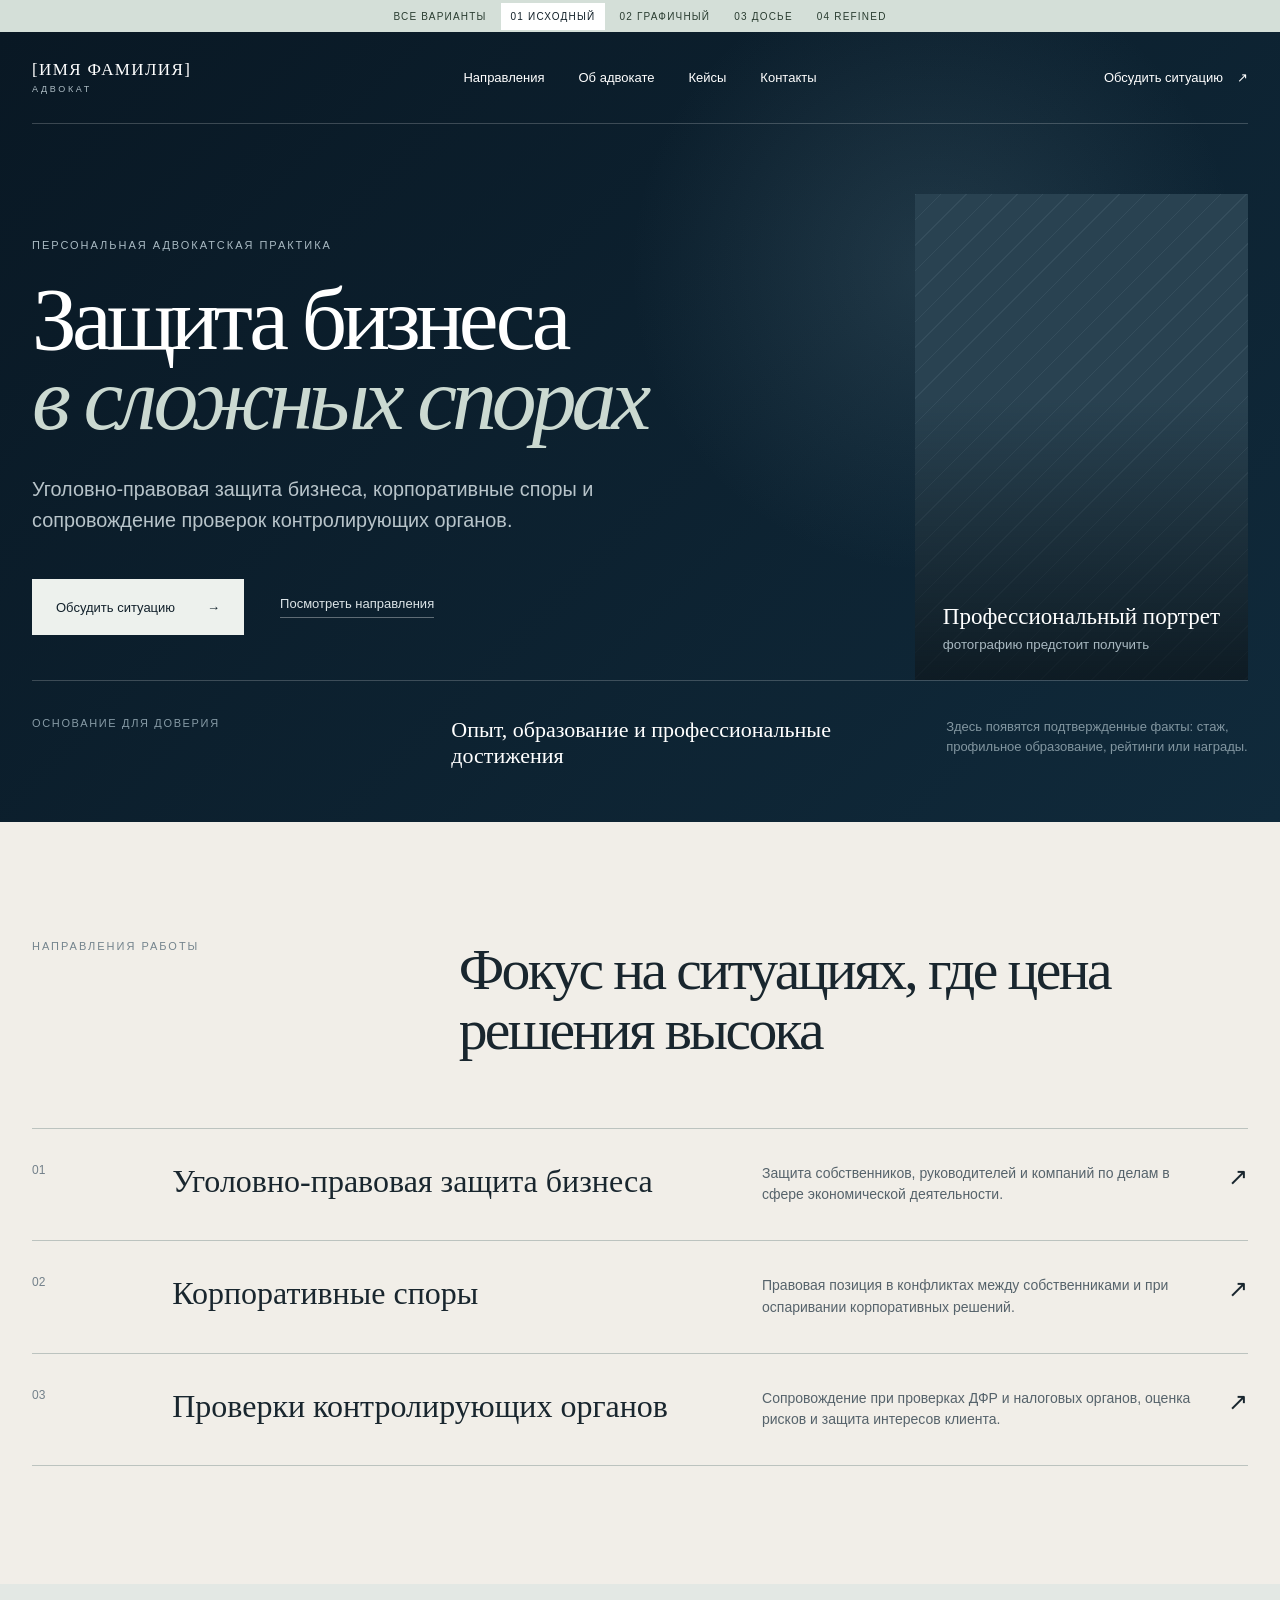
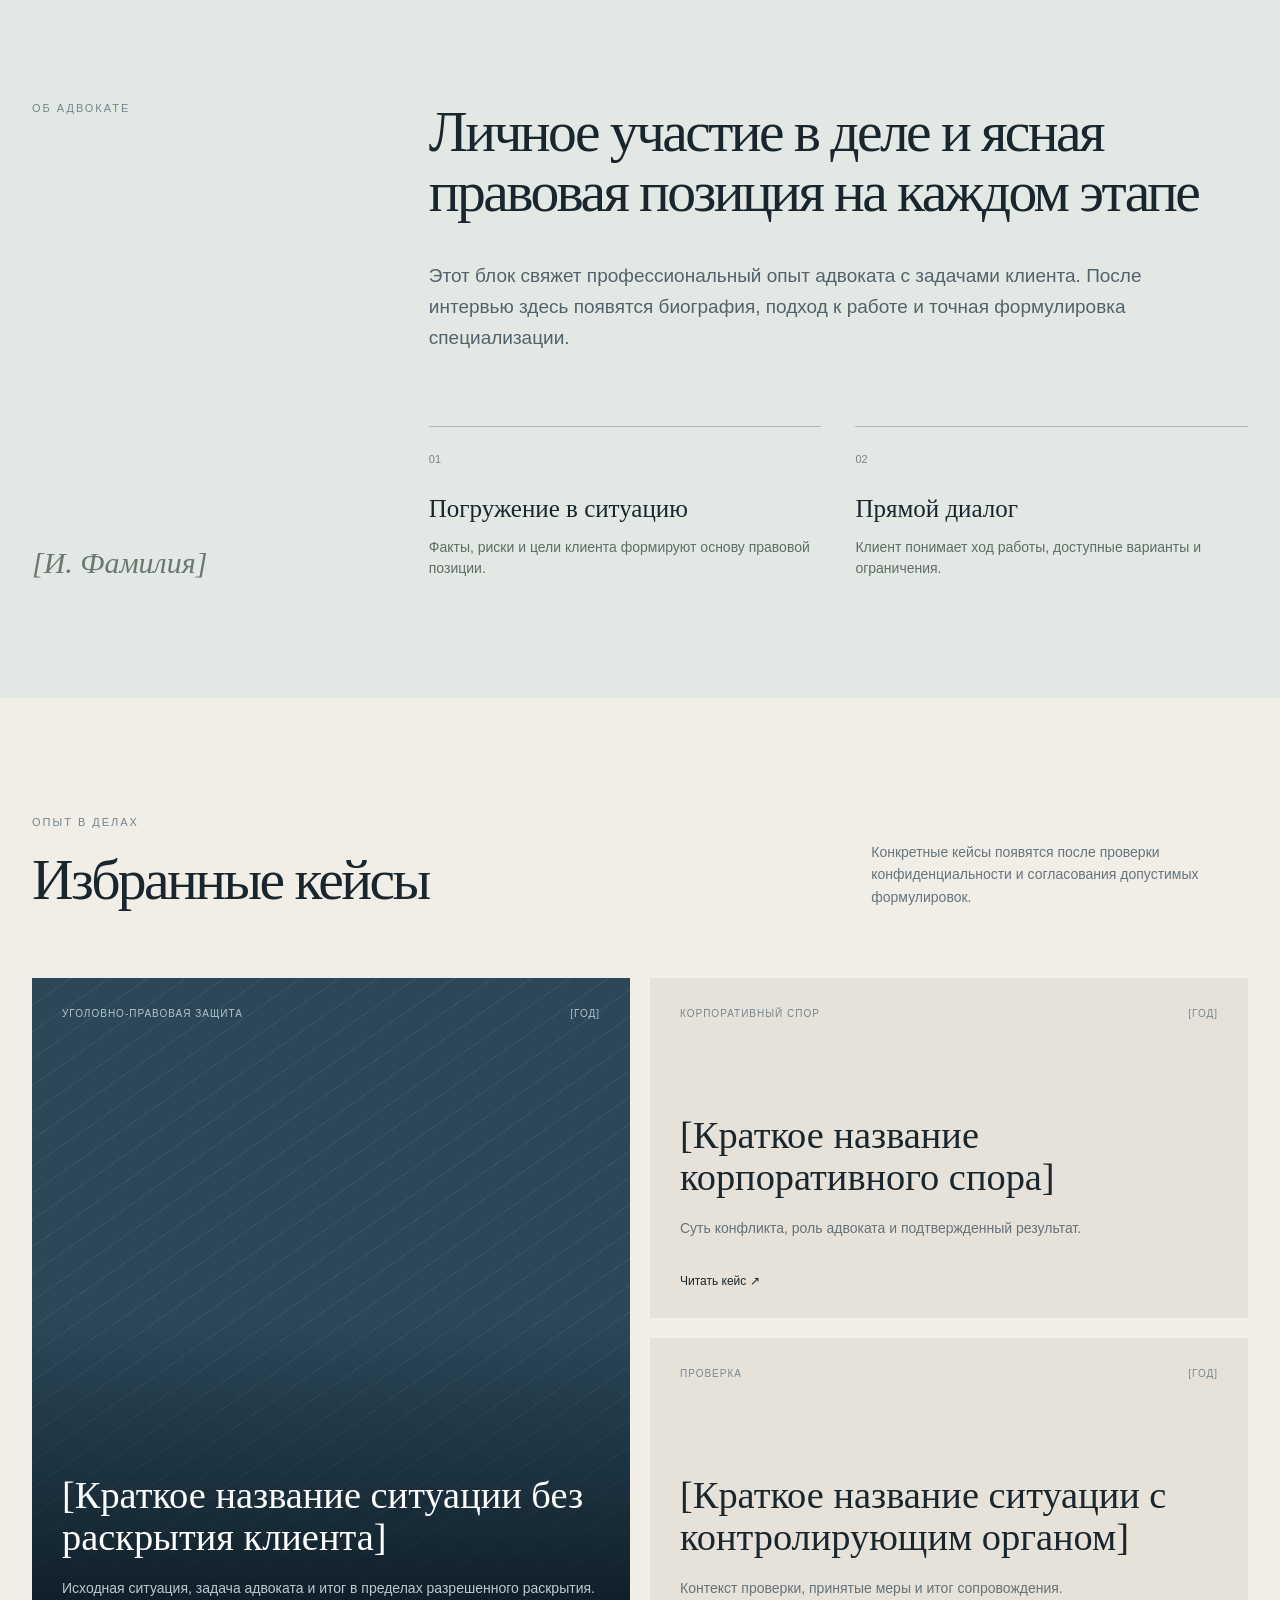
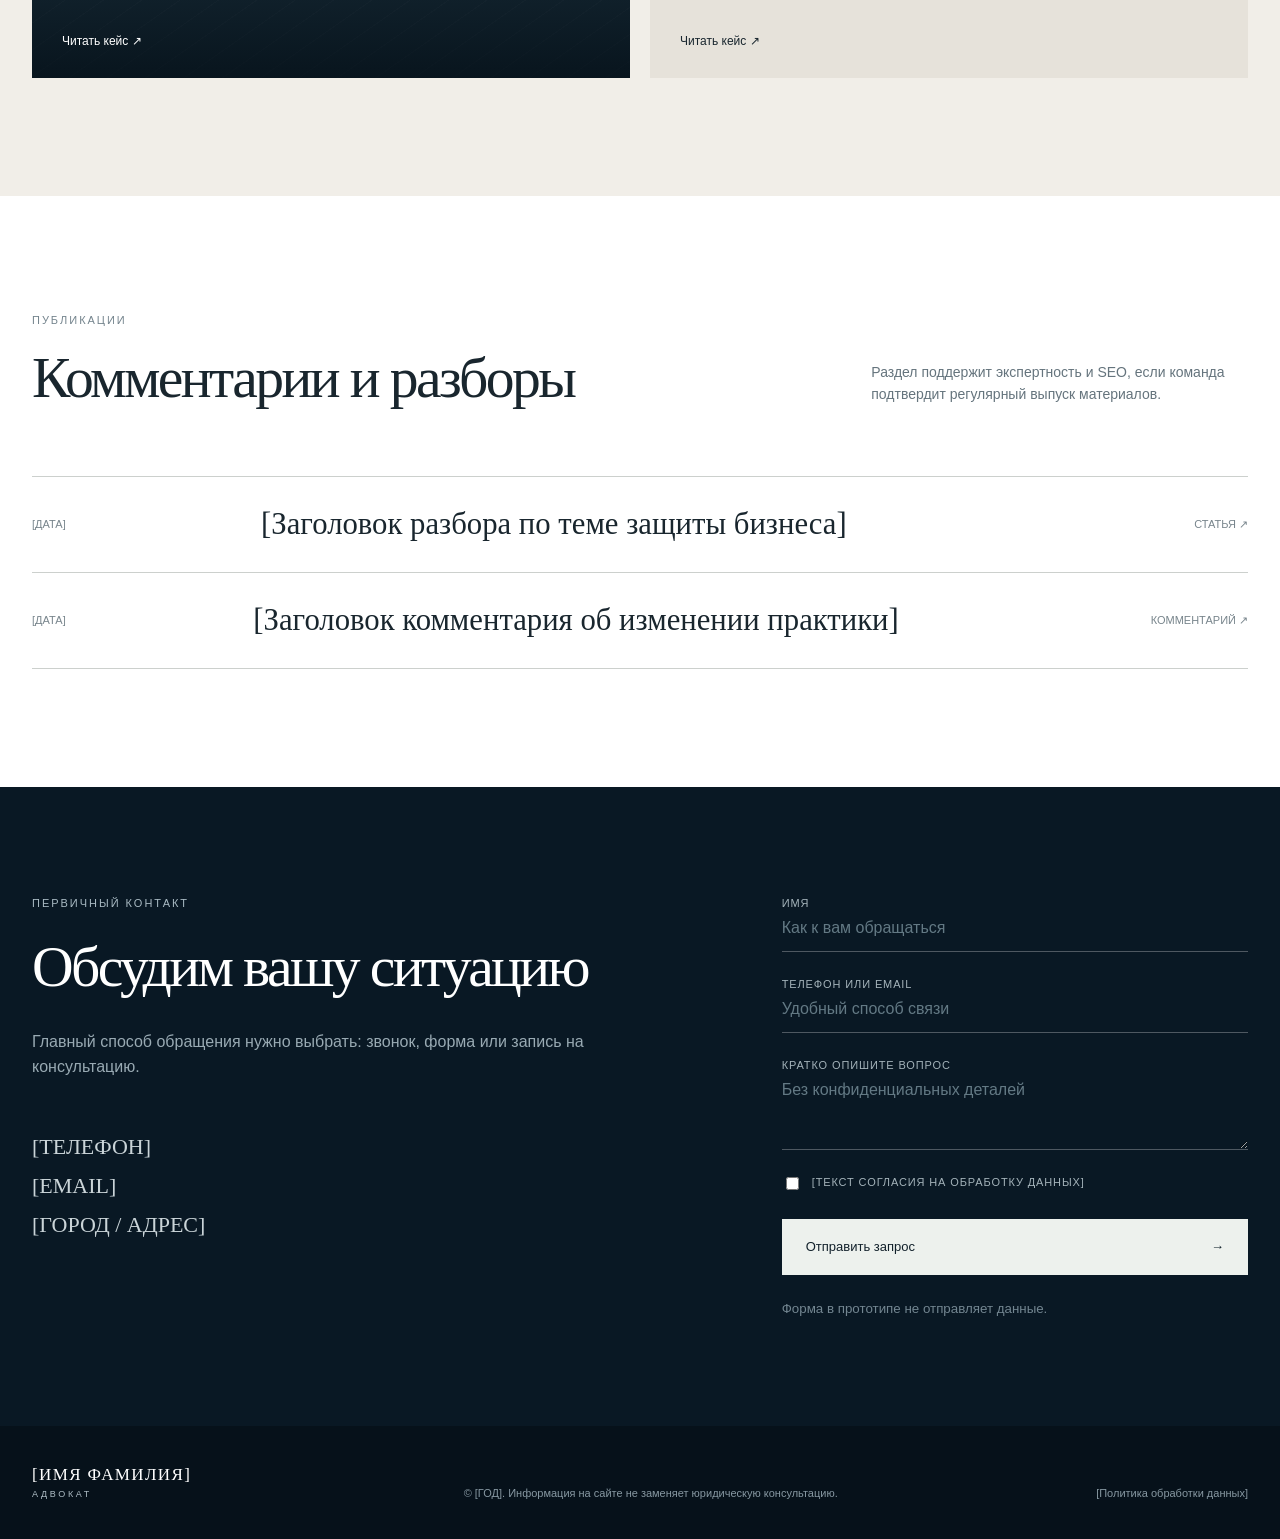
<file: index.html>
<!doctype html>
<html lang="ru">
  <head>
    <meta charset="utf-8" />
    <meta name="viewport" content="width=device-width, initial-scale=1" />
    <meta
      name="description"
      content="Блочный прототип персонального сайта адвоката"
    />
    <title>Персональный сайт адвоката — блочный прототип</title>
    <link rel="stylesheet" href="styles.css" />
  </head>
  <body>
    <div class="prototype-bar" aria-label="Переключение прототипов">
      <a href="gallery.html">Все варианты</a>
      <a class="active" href="index.html">01 Исходный</a>
      <a href="full-prototype.html?theme=graphic">02 Графичный</a>
      <a href="full-prototype.html?theme=air">03 Досье</a>
      <a href="full-prototype.html?theme=refined">04 Refined</a>
    </div>

    <header class="header shell">
      <a class="brand" href="#top" aria-label="Вернуться к началу страницы">
        <span>[ИМЯ ФАМИЛИЯ]</span>
        <small>АДВОКАТ</small>
      </a>

      <nav aria-label="Основная навигация">
        <a href="#services">Направления</a>
        <a href="#about">Об адвокате</a>
        <a href="#cases">Кейсы</a>
        <a href="#contact">Контакты</a>
      </nav>

      <a class="header-contact" href="#contact">
        Обсудить ситуацию <span aria-hidden="true">↗</span>
      </a>
    </header>

    <main>
      <section class="hero" id="top">
        <div class="hero-grid shell">
          <div class="hero-copy">
            <p class="eyebrow">Персональная адвокатская практика</p>
            <h1>Защита бизнеса<br /><em>в сложных спорах</em></h1>
            <p class="hero-lead">
              Уголовно-правовая защита бизнеса, корпоративные споры и
              сопровождение проверок контролирующих органов.
            </p>
            <div class="hero-actions">
              <a class="button button-light" href="#contact">
                Обсудить ситуацию <span aria-hidden="true">→</span>
              </a>
              <a class="underlined-link" href="#services">
                Посмотреть направления
              </a>
            </div>
          </div>

          <div
            class="portrait-placeholder"
            role="img"
            aria-label="Место для профессионального портрета адвоката"
          >
            <span>Профессиональный портрет</span>
            <small>фотографию предстоит получить</small>
          </div>

          <div class="hero-proof">
            <p class="proof-label">Основание для доверия</p>
            <strong>Опыт, образование и профессиональные достижения</strong>
            <p>
              Здесь появятся подтвержденные факты: стаж, профильное образование,
              рейтинги или награды.
            </p>
          </div>
        </div>
      </section>

      <section class="section services shell" id="services">
        <div class="section-heading">
          <p class="eyebrow">Направления работы</p>
          <h2>Фокус на ситуациях, где цена решения высока</h2>
        </div>

        <div class="service-list">
          <article class="service-row">
            <span class="service-number">01</span>
            <h3>Уголовно-правовая защита бизнеса</h3>
            <p>
              Защита собственников, руководителей и компаний по делам в сфере
              экономической деятельности.
            </p>
            <a href="#contact" aria-label="Обсудить уголовно-правовую защиту бизнеса">↗</a>
          </article>

          <article class="service-row">
            <span class="service-number">02</span>
            <h3>Корпоративные споры</h3>
            <p>
              Правовая позиция в конфликтах между собственниками и при
              оспаривании корпоративных решений.
            </p>
            <a href="#contact" aria-label="Обсудить корпоративный спор">↗</a>
          </article>

          <article class="service-row">
            <span class="service-number">03</span>
            <h3>Проверки контролирующих органов</h3>
            <p>
              Сопровождение при проверках ДФР и налоговых органов, оценка рисков
              и защита интересов клиента.
            </p>
            <a href="#contact" aria-label="Обсудить сопровождение проверки">↗</a>
          </article>
        </div>
      </section>

      <section class="about section" id="about">
        <div class="about-grid shell">
          <div class="about-aside">
            <p class="eyebrow">Об адвокате</p>
            <div class="signature">[И. Фамилия]</div>
          </div>

          <div class="about-main">
            <h2>
              Личное участие в деле и ясная правовая позиция на каждом этапе
            </h2>
            <p class="large-copy">
              Этот блок свяжет профессиональный опыт адвоката с задачами клиента.
              После интервью здесь появятся биография, подход к работе и точная
              формулировка специализации.
            </p>

            <div class="principles">
              <article>
                <span>01</span>
                <h3>Погружение в ситуацию</h3>
                <p>
                  Факты, риски и цели клиента формируют основу правовой позиции.
                </p>
              </article>
              <article>
                <span>02</span>
                <h3>Прямой диалог</h3>
                <p>
                  Клиент понимает ход работы, доступные варианты и ограничения.
                </p>
              </article>
            </div>
          </div>
        </div>
      </section>

      <section class="section cases shell" id="cases">
        <div class="section-heading section-heading-compact">
          <div>
            <p class="eyebrow">Опыт в делах</p>
            <h2>Избранные кейсы</h2>
          </div>
          <p class="heading-note">
            Конкретные кейсы появятся после проверки конфиденциальности и
            согласования допустимых формулировок.
          </p>
        </div>

        <div class="case-grid">
          <article class="case-card case-card-featured">
            <div class="case-meta">
              <span>Уголовно-правовая защита</span>
              <span>[ГОД]</span>
            </div>
            <h3>[Краткое название ситуации без раскрытия клиента]</h3>
            <p>
              Исходная ситуация, задача адвоката и итог в пределах разрешенного
              раскрытия.
            </p>
            <span class="card-link">Читать кейс ↗</span>
          </article>

          <article class="case-card">
            <div class="case-meta">
              <span>Корпоративный спор</span>
              <span>[ГОД]</span>
            </div>
            <h3>[Краткое название корпоративного спора]</h3>
            <p>Суть конфликта, роль адвоката и подтвержденный результат.</p>
            <span class="card-link">Читать кейс ↗</span>
          </article>

          <article class="case-card">
            <div class="case-meta">
              <span>Проверка</span>
              <span>[ГОД]</span>
            </div>
            <h3>[Краткое название ситуации с контролирующим органом]</h3>
            <p>Контекст проверки, принятые меры и итог сопровождения.</p>
            <span class="card-link">Читать кейс ↗</span>
          </article>
        </div>
      </section>

      <section class="publications section">
        <div class="shell">
          <div class="section-heading section-heading-compact">
            <div>
              <p class="eyebrow">Публикации</p>
              <h2>Комментарии и разборы</h2>
            </div>
            <p class="heading-note">
              Раздел поддержит экспертность и SEO, если команда подтвердит
              регулярный выпуск материалов.
            </p>
          </div>

          <div class="publication-list">
            <article>
              <time datetime="2026-08-17">[ДАТА]</time>
              <h3>[Заголовок разбора по теме защиты бизнеса]</h3>
              <span>Статья ↗</span>
            </article>
            <article>
              <time datetime="2026-08-17">[ДАТА]</time>
              <h3>[Заголовок комментария об изменении практики]</h3>
              <span>Комментарий ↗</span>
            </article>
          </div>
        </div>
      </section>

      <section class="contact" id="contact">
        <div class="contact-grid shell">
          <div>
            <p class="eyebrow">Первичный контакт</p>
            <h2>Обсудим вашу ситуацию</h2>
            <p class="contact-note">
              Главный способ обращения нужно выбрать: звонок, форма или запись
              на консультацию.
            </p>
            <div class="direct-contacts">
              <a href="tel:+000000000000">[ТЕЛЕФОН]</a>
              <a href="mailto:mail@example.com">[EMAIL]</a>
              <span>[ГОРОД / АДРЕС]</span>
            </div>
          </div>

          <form class="contact-form" action="#" method="post">
            <label>
              <span>Имя</span>
              <input type="text" name="name" placeholder="Как к вам обращаться" />
            </label>
            <label>
              <span>Телефон или email</span>
              <input type="text" name="contact" placeholder="Удобный способ связи" />
            </label>
            <label>
              <span>Кратко опишите вопрос</span>
              <textarea name="message" rows="3" placeholder="Без конфиденциальных деталей"></textarea>
            </label>
            <label class="consent">
              <input type="checkbox" name="consent" />
              <span>[Текст согласия на обработку данных]</span>
            </label>
            <button class="button button-light" type="button">
              Отправить запрос <span aria-hidden="true">→</span>
            </button>
            <small>Форма в прототипе не отправляет данные.</small>
          </form>
        </div>
      </section>
    </main>

    <footer class="footer">
      <div class="shell footer-grid">
        <div class="brand">
          <span>[ИМЯ ФАМИЛИЯ]</span>
          <small>АДВОКАТ</small>
        </div>
        <p>© [ГОД]. Информация на сайте не заменяет юридическую консультацию.</p>
        <a href="#">[Политика обработки данных]</a>
      </div>
    </footer>
  </body>
</html>
</file>
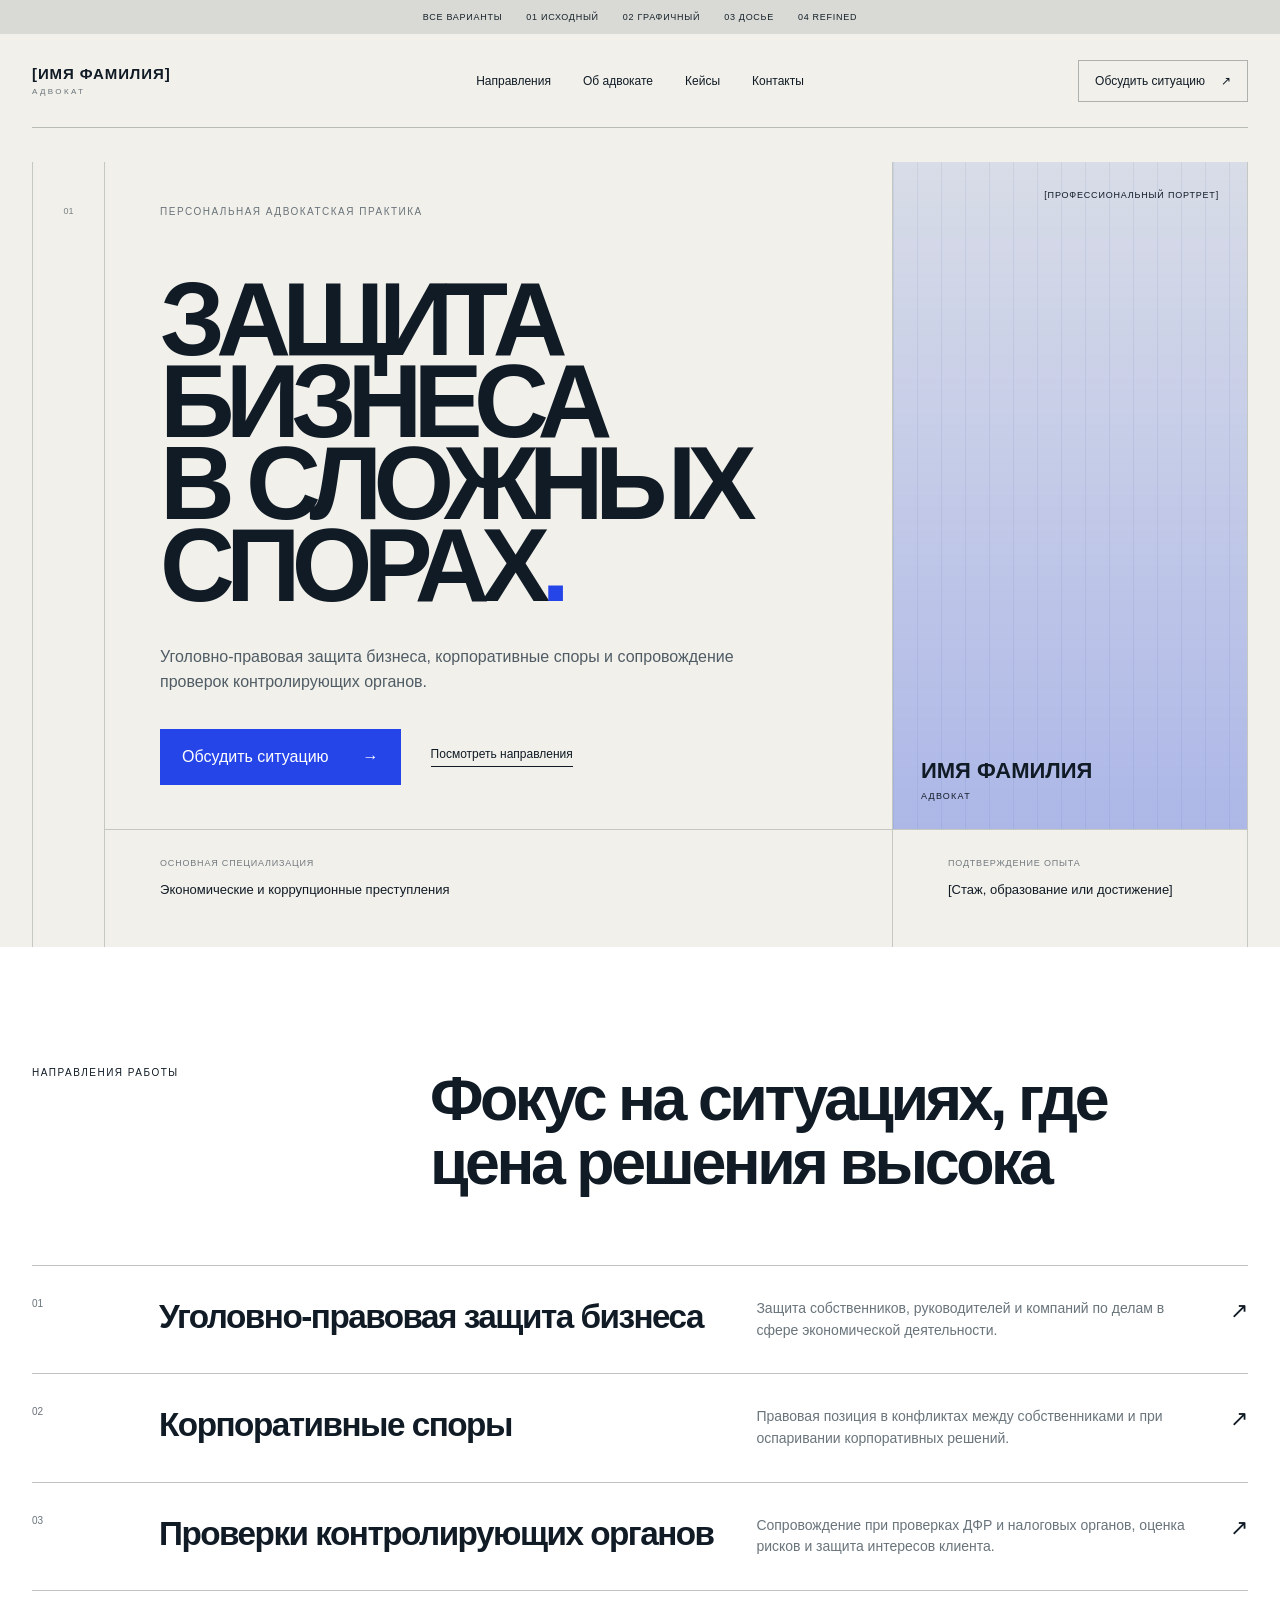
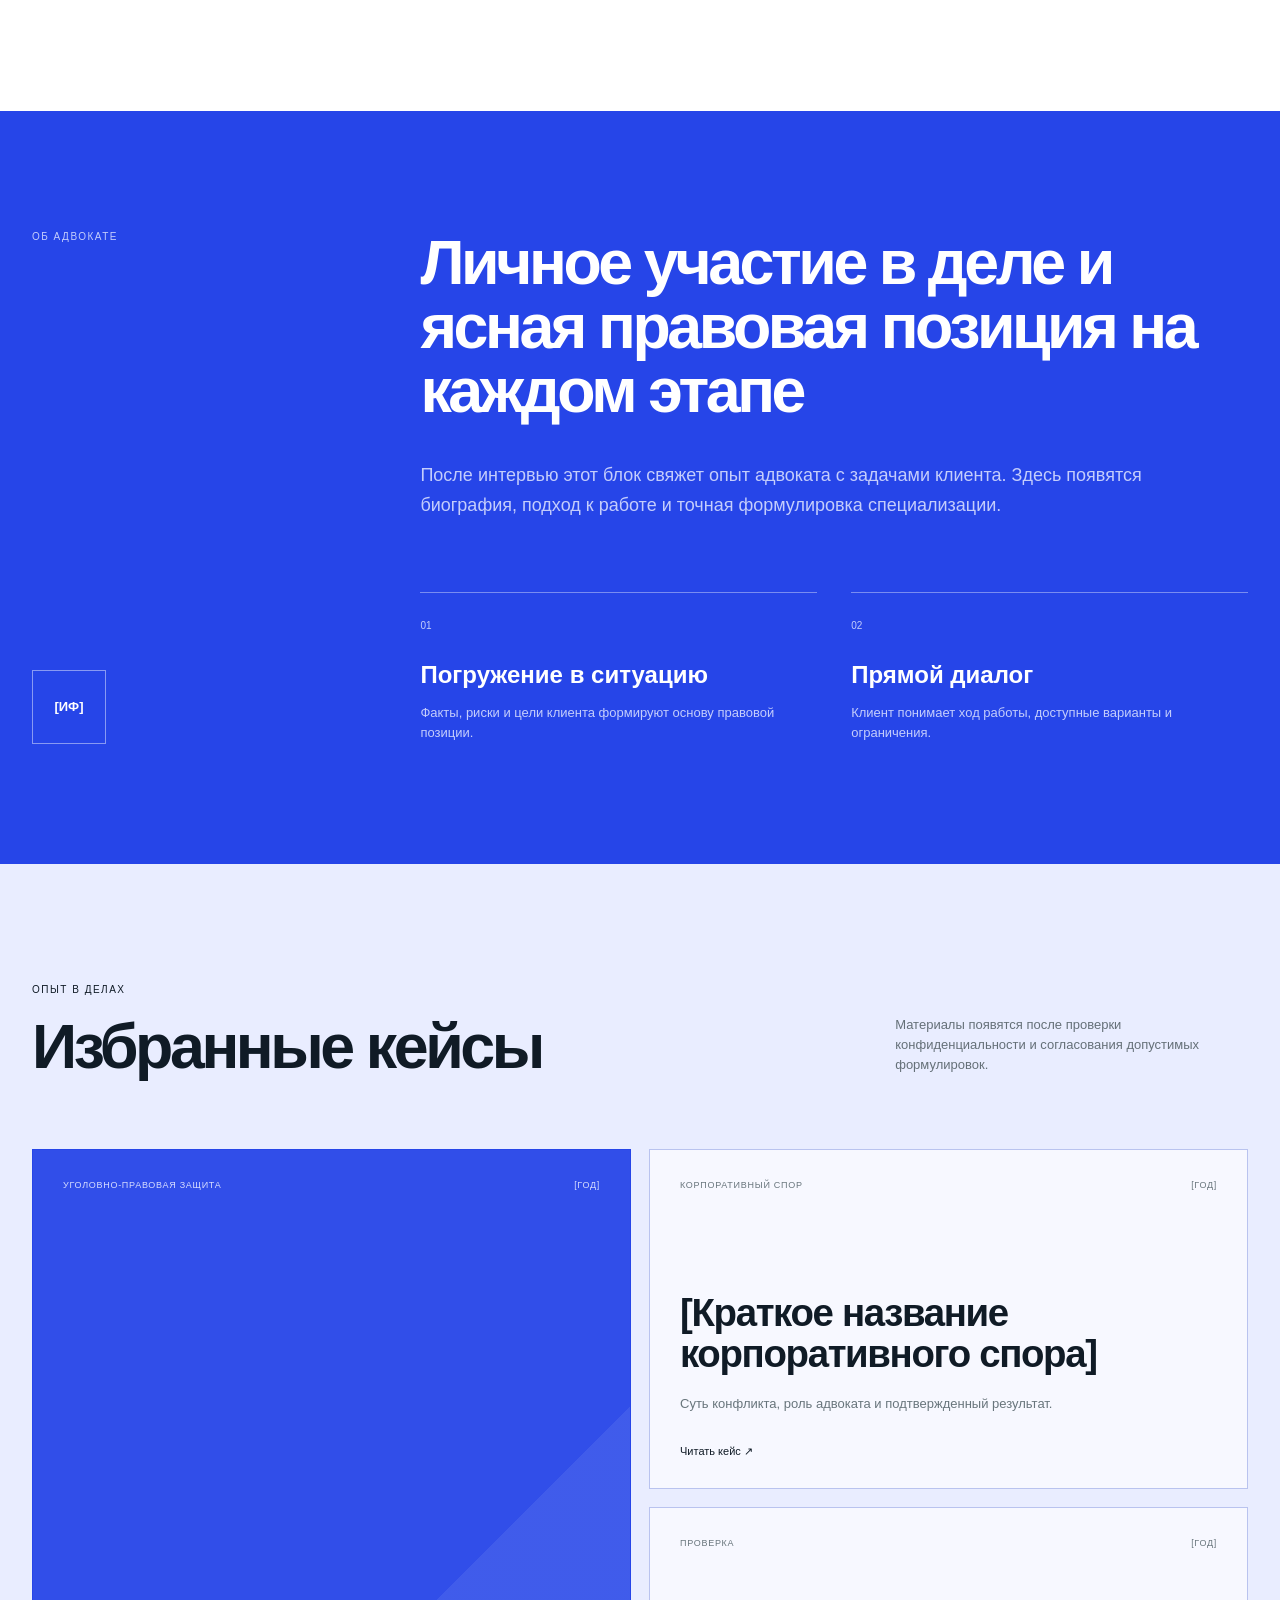
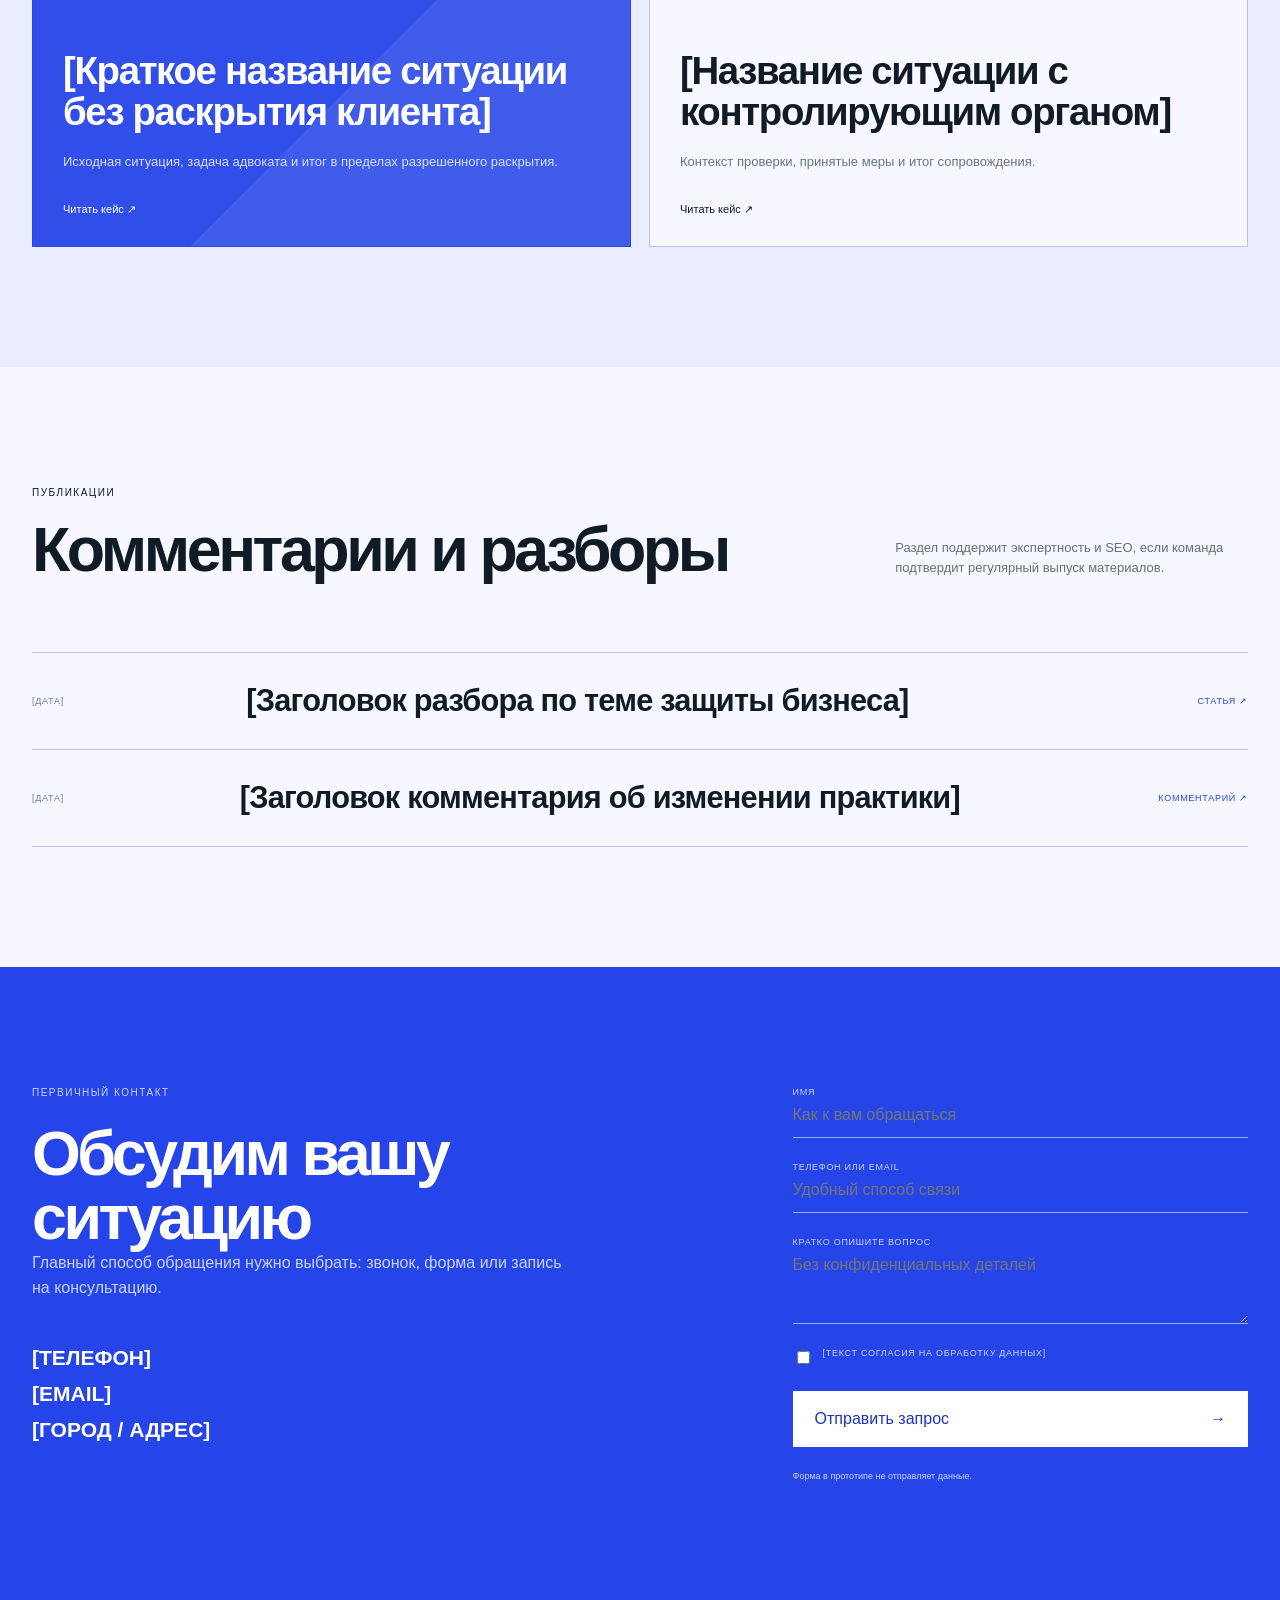
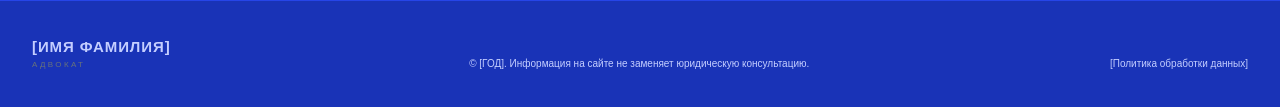
<file: full-prototype.html>
<!doctype html>
<html lang="ru" data-theme="graphic">
  <head>
    <meta charset="utf-8" />
    <meta name="viewport" content="width=device-width, initial-scale=1" />
    <meta
      name="description"
      content="Полноценный тематический прототип персонального сайта адвоката"
    />
    <title>Сайт адвоката — полный прототип</title>
    <script>
      const theme = new URLSearchParams(location.search).get("theme");
      const themes = ["graphic", "air", "refined"];
      document.documentElement.dataset.theme = themes.includes(theme)
        ? theme
        : "graphic";
    </script>
    <link rel="stylesheet" href="full-prototype.css" />
  </head>
  <body>
    <div class="prototype-switcher" aria-label="Переключение прототипов">
      <a href="gallery.html">Все варианты</a>
      <a href="index.html">01 Исходный</a>
      <a href="full-prototype.html?theme=graphic">02 Графичный</a>
      <a href="full-prototype.html?theme=air">03 Досье</a>
      <a href="full-prototype.html?theme=refined">04 Refined</a>
    </div>

    <header class="site-header shell">
      <a class="brand" href="#top" aria-label="Вернуться к началу страницы">
        <span>[ИМЯ ФАМИЛИЯ]</span>
        <small>АДВОКАТ</small>
      </a>
      <nav aria-label="Основная навигация">
        <a href="#services">Направления</a>
        <a href="#about">Об адвокате</a>
        <a href="#cases">Кейсы</a>
        <a href="#contact">Контакты</a>
      </nav>
      <a class="header-cta" href="#contact">Обсудить ситуацию <span>↗</span></a>
    </header>

    <main>
      <section class="hero" id="top">
        <div class="hero-grid shell">
          <div class="hero-index">01</div>
          <div class="hero-copy">
            <p class="eyebrow">Персональная адвокатская практика</p>
            <h1><span>Защита бизнеса</span><span>в сложных спорах</span></h1>
            <p class="hero-lead">
              Уголовно-правовая защита бизнеса, корпоративные споры и
              сопровождение проверок контролирующих органов.
            </p>
            <div class="hero-actions">
              <a class="button primary-button" href="#contact">
                Обсудить ситуацию <span>→</span>
              </a>
              <a class="text-link" href="#services">Посмотреть направления</a>
            </div>
          </div>

          <div class="portrait" role="img" aria-label="Место для профессионального портрета адвоката">
            <span>[ПРОФЕССИОНАЛЬНЫЙ ПОРТРЕТ]</span>
            <p>Имя Фамилия<small>адвокат</small></p>
          </div>

          <div class="hero-proof proof-one">
            <small>Основная специализация</small>
            <strong>Экономические и коррупционные преступления</strong>
          </div>
          <div class="hero-proof proof-two">
            <small>Подтверждение опыта</small>
            <strong>[Стаж, образование или достижение]</strong>
          </div>
        </div>
      </section>

      <section class="section services" id="services">
        <div class="shell">
          <div class="section-title">
            <p class="eyebrow">Направления работы</p>
            <h2>Фокус на ситуациях, где цена решения высока</h2>
          </div>

          <div class="service-list">
            <article>
              <span class="number">01</span>
              <h3>Уголовно-правовая защита бизнеса</h3>
              <p>
                Защита собственников, руководителей и компаний по делам в сфере
                экономической деятельности.
              </p>
              <a href="#contact" aria-label="Обсудить уголовно-правовую защиту бизнеса">↗</a>
            </article>
            <article>
              <span class="number">02</span>
              <h3>Корпоративные споры</h3>
              <p>
                Правовая позиция в конфликтах между собственниками и при
                оспаривании корпоративных решений.
              </p>
              <a href="#contact" aria-label="Обсудить корпоративный спор">↗</a>
            </article>
            <article>
              <span class="number">03</span>
              <h3>Проверки контролирующих органов</h3>
              <p>
                Сопровождение при проверках ДФР и налоговых органов, оценка
                рисков и защита интересов клиента.
              </p>
              <a href="#contact" aria-label="Обсудить сопровождение проверки">↗</a>
            </article>
          </div>
        </div>
      </section>

      <section class="section about" id="about">
        <div class="about-grid shell">
          <div class="about-aside">
            <p class="eyebrow">Об адвокате</p>
            <span class="aside-mark">[ИФ]</span>
          </div>
          <div class="about-main">
            <h2>Личное участие в деле и ясная правовая позиция на каждом этапе</h2>
            <p class="about-lead">
              После интервью этот блок свяжет опыт адвоката с задачами клиента.
              Здесь появятся биография, подход к работе и точная формулировка
              специализации.
            </p>
            <div class="principles">
              <article>
                <span>01</span>
                <h3>Погружение в ситуацию</h3>
                <p>Факты, риски и цели клиента формируют основу правовой позиции.</p>
              </article>
              <article>
                <span>02</span>
                <h3>Прямой диалог</h3>
                <p>Клиент понимает ход работы, доступные варианты и ограничения.</p>
              </article>
            </div>
          </div>
        </div>
      </section>

      <section class="section cases" id="cases">
        <div class="shell">
          <div class="section-title split-title">
            <div>
              <p class="eyebrow">Опыт в делах</p>
              <h2>Избранные кейсы</h2>
            </div>
            <p class="section-note">
              Материалы появятся после проверки конфиденциальности и согласования
              допустимых формулировок.
            </p>
          </div>

          <div class="case-grid">
            <article class="case-card featured-case">
              <div class="case-meta"><span>Уголовно-правовая защита</span><span>[ГОД]</span></div>
              <h3>[Краткое название ситуации без раскрытия клиента]</h3>
              <p>Исходная ситуация, задача адвоката и итог в пределах разрешенного раскрытия.</p>
              <span class="card-link">Читать кейс ↗</span>
            </article>
            <article class="case-card">
              <div class="case-meta"><span>Корпоративный спор</span><span>[ГОД]</span></div>
              <h3>[Краткое название корпоративного спора]</h3>
              <p>Суть конфликта, роль адвоката и подтвержденный результат.</p>
              <span class="card-link">Читать кейс ↗</span>
            </article>
            <article class="case-card">
              <div class="case-meta"><span>Проверка</span><span>[ГОД]</span></div>
              <h3>[Название ситуации с контролирующим органом]</h3>
              <p>Контекст проверки, принятые меры и итог сопровождения.</p>
              <span class="card-link">Читать кейс ↗</span>
            </article>
          </div>
        </div>
      </section>

      <section class="section publications">
        <div class="shell">
          <div class="section-title split-title">
            <div>
              <p class="eyebrow">Публикации</p>
              <h2>Комментарии и разборы</h2>
            </div>
            <p class="section-note">
              Раздел поддержит экспертность и SEO, если команда подтвердит
              регулярный выпуск материалов.
            </p>
          </div>
          <div class="publication-list">
            <article>
              <time datetime="2026-08-17">[ДАТА]</time>
              <h3>[Заголовок разбора по теме защиты бизнеса]</h3>
              <span>Статья ↗</span>
            </article>
            <article>
              <time datetime="2026-08-17">[ДАТА]</time>
              <h3>[Заголовок комментария об изменении практики]</h3>
              <span>Комментарий ↗</span>
            </article>
          </div>
        </div>
      </section>

      <section class="section contact" id="contact">
        <div class="contact-grid shell">
          <div class="contact-copy">
            <p class="eyebrow">Первичный контакт</p>
            <h2>Обсудим вашу ситуацию</h2>
            <p>
              Главный способ обращения нужно выбрать: звонок, форма или запись
              на консультацию.
            </p>
            <div class="direct-contacts">
              <a href="tel:+000000000000">[ТЕЛЕФОН]</a>
              <a href="mailto:mail@example.com">[EMAIL]</a>
              <span>[ГОРОД / АДРЕС]</span>
            </div>
          </div>

          <form class="contact-form" action="#" method="post">
            <label><span>Имя</span><input type="text" name="name" placeholder="Как к вам обращаться" /></label>
            <label><span>Телефон или email</span><input type="text" name="contact" placeholder="Удобный способ связи" /></label>
            <label><span>Кратко опишите вопрос</span><textarea name="message" rows="3" placeholder="Без конфиденциальных деталей"></textarea></label>
            <label class="consent"><input type="checkbox" name="consent" /><span>[Текст согласия на обработку данных]</span></label>
            <button class="button primary-button" type="button">Отправить запрос <span>→</span></button>
            <small>Форма в прототипе не отправляет данные.</small>
          </form>
        </div>
      </section>
    </main>

    <footer class="footer">
      <div class="shell footer-grid">
        <div class="brand"><span>[ИМЯ ФАМИЛИЯ]</span><small>АДВОКАТ</small></div>
        <p>© [ГОД]. Информация на сайте не заменяет юридическую консультацию.</p>
        <a href="#">[Политика обработки данных]</a>
      </div>
    </footer>
  </body>
</html>
</file>
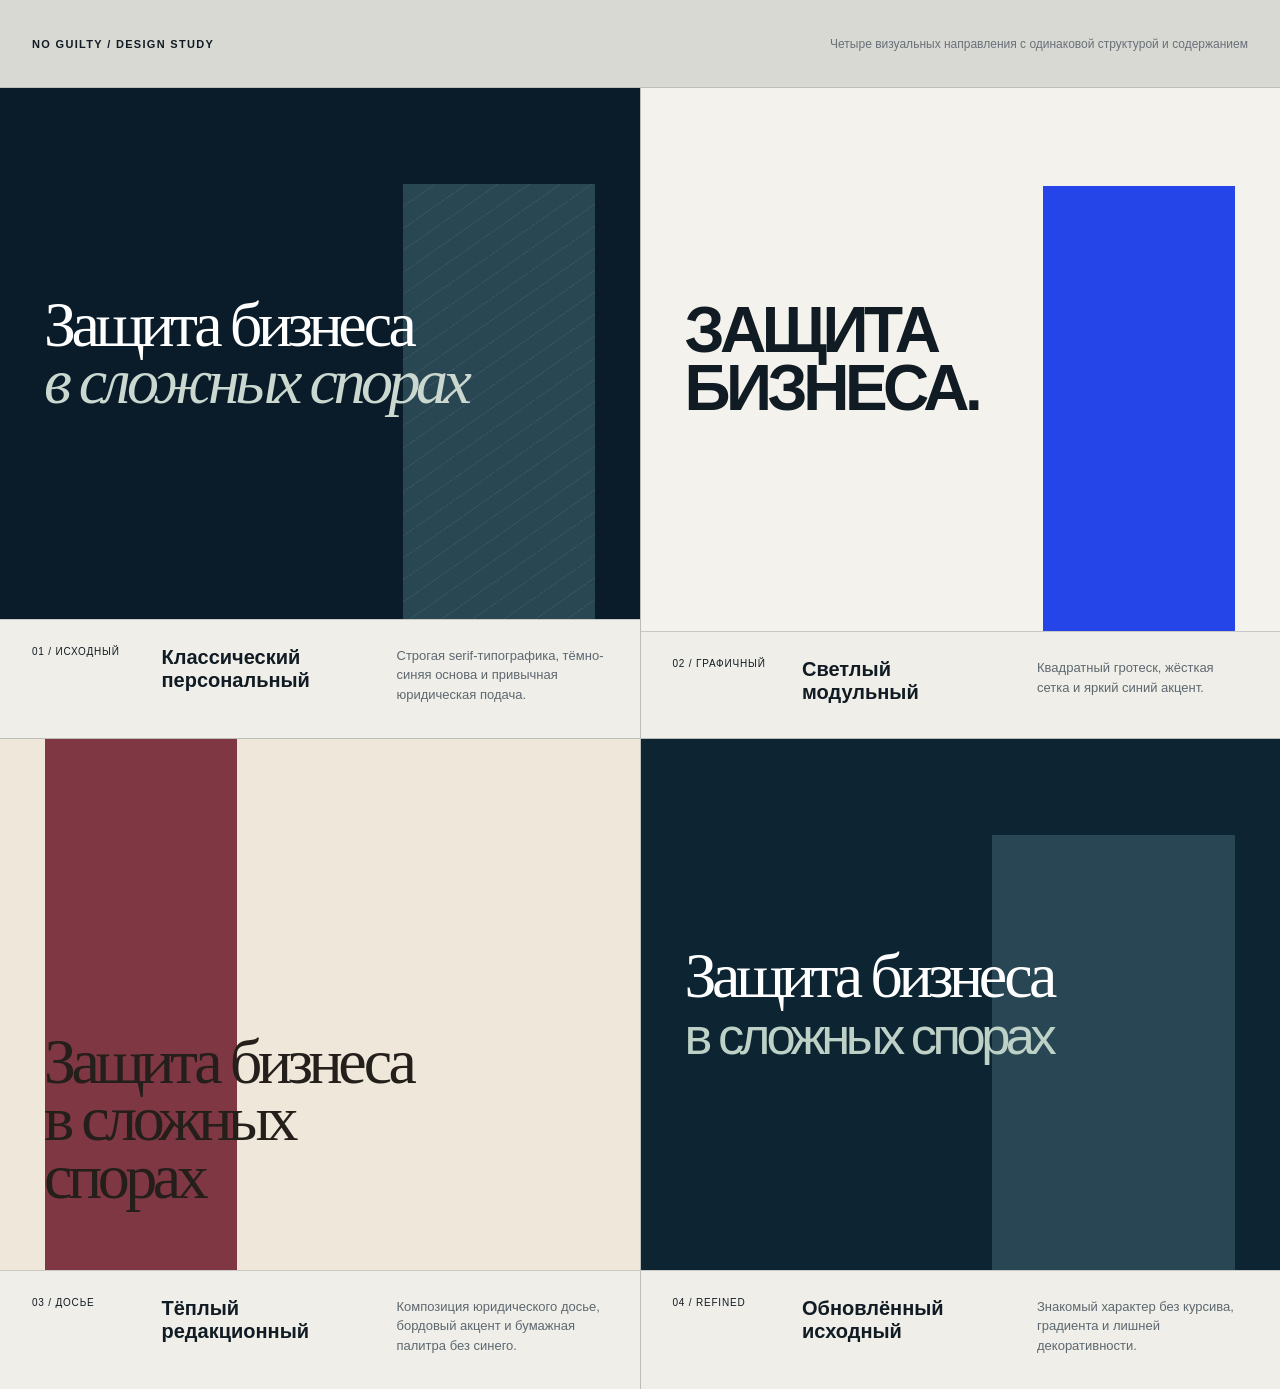
<file: gallery.html>
<!doctype html>
<html lang="ru">
  <head>
    <meta charset="utf-8" />
    <meta name="viewport" content="width=device-width, initial-scale=1" />
    <title>Четыре прототипа сайта адвоката</title>
    <link rel="stylesheet" href="gallery.css" />
  </head>
  <body>
    <header>
      <span>NO GUILTY / DESIGN STUDY</span>
      <p>Четыре визуальных направления с одинаковой структурой и содержанием</p>
    </header>
    <main>
      <a class="card original" href="index.html">
        <div class="preview"><span>Защита бизнеса<br /><em>в сложных спорах</em></span><i></i></div>
        <div class="copy"><small>01 / Исходный</small><h1>Классический персональный</h1><p>Строгая serif-типографика, тёмно-синяя основа и привычная юридическая подача.</p></div>
      </a>
      <a class="card graphic" href="full-prototype.html?theme=graphic">
        <div class="preview"><span>ЗАЩИТА<br />БИЗНЕСА.</span><i></i></div>
        <div class="copy"><small>02 / Графичный</small><h1>Светлый модульный</h1><p>Квадратный гротеск, жёсткая сетка и яркий синий акцент.</p></div>
      </a>
      <a class="card air" href="full-prototype.html?theme=air">
        <div class="preview"><span>Защита бизнеса<br />в сложных спорах</span><i></i></div>
        <div class="copy"><small>03 / Досье</small><h1>Тёплый редакционный</h1><p>Композиция юридического досье, бордовый акцент и бумажная палитра без синего.</p></div>
      </a>
      <a class="card refined" href="full-prototype.html?theme=refined">
        <div class="preview"><span>Защита бизнеса<br /><b>в сложных спорах</b></span><i></i></div>
        <div class="copy"><small>04 / Refined</small><h1>Обновлённый исходный</h1><p>Знакомый характер без курсива, градиента и лишней декоративности.</p></div>
      </a>
    </main>
  </body>
</html>
</file>
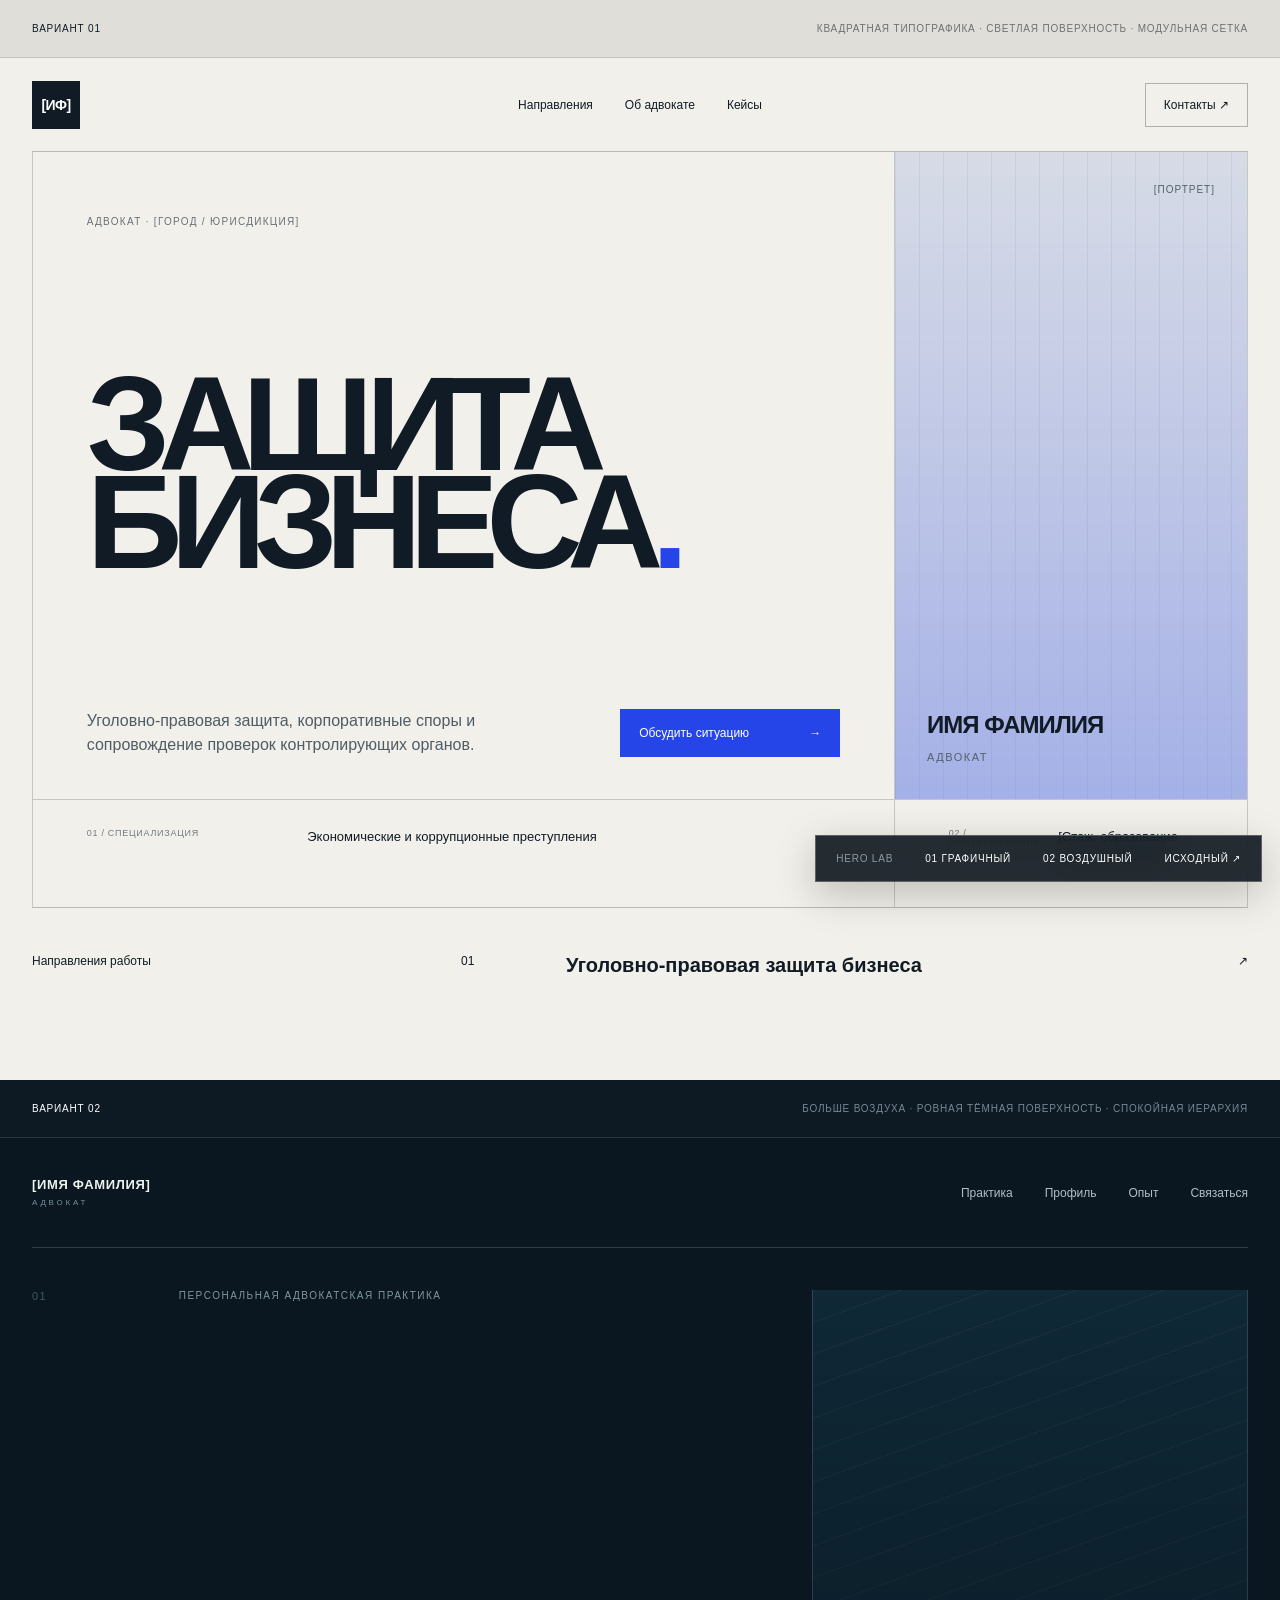
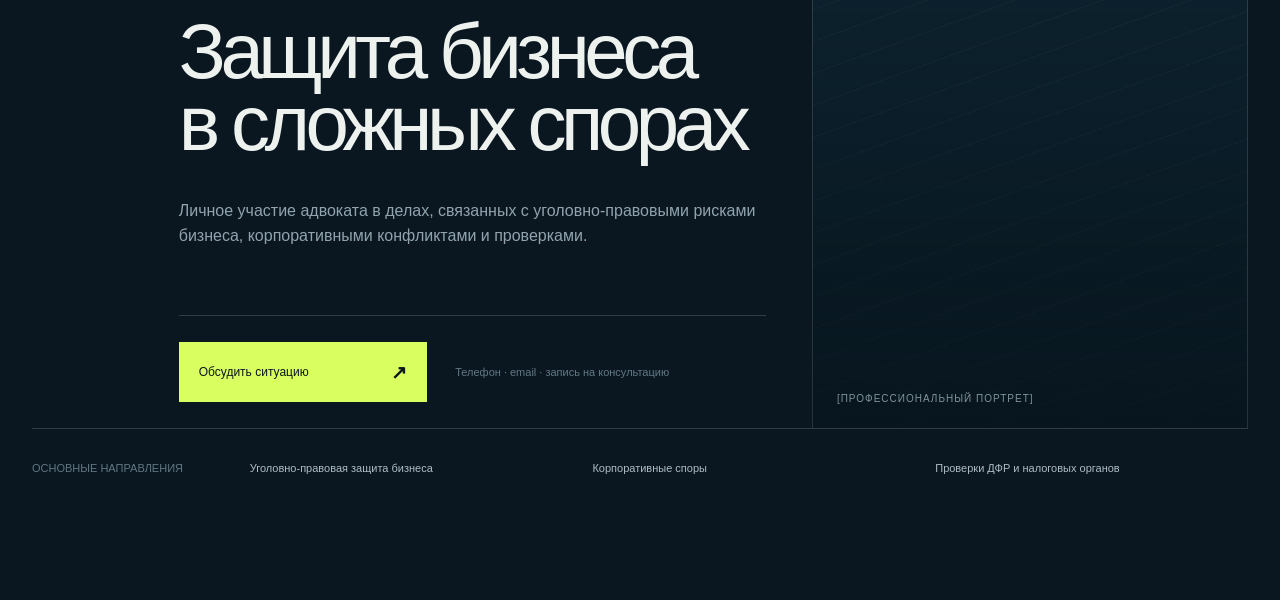
<file: hero-variants.html>
<!doctype html>
<html lang="ru">
  <head>
    <meta charset="utf-8" />
    <meta name="viewport" content="width=device-width, initial-scale=1" />
    <meta
      name="description"
      content="Два варианта первого экрана персонального сайта адвоката"
    />
    <title>Варианты первого экрана — сайт адвоката</title>
    <link rel="stylesheet" href="hero-variants.css" />
  </head>
  <body>
    <aside class="variant-menu" aria-label="Выбор варианта">
      <span>Hero lab</span>
      <a href="#graphic">01 Графичный</a>
      <a href="#air">02 Воздушный</a>
      <a href="index.html">Исходный ↗</a>
    </aside>

    <section class="variant variant-graphic" id="graphic">
      <div class="variant-label">
        <span>Вариант 01</span>
        <p>Квадратная типографика · светлая поверхность · модульная сетка</p>
      </div>

      <header class="graphic-header graphic-shell">
        <a class="graphic-brand" href="index.html">[ИФ]</a>
        <nav aria-label="Навигация первого варианта">
          <a href="index.html#services">Направления</a>
          <a href="index.html#about">Об адвокате</a>
          <a href="index.html#cases">Кейсы</a>
        </nav>
        <a class="graphic-contact" href="index.html#contact">Контакты ↗</a>
      </header>

      <div class="graphic-hero graphic-shell">
        <div class="graphic-copy">
          <p class="micro-label">Адвокат · [город / юрисдикция]</p>
          <h1>Защита<br />бизнеса</h1>
          <div class="graphic-bottom">
            <p>
              Уголовно-правовая защита, корпоративные споры и сопровождение
              проверок контролирующих органов.
            </p>
            <a href="index.html#contact">Обсудить ситуацию <span>→</span></a>
          </div>
        </div>

        <div class="graphic-portrait" role="img" aria-label="Место для портрета адвоката">
          <div class="portrait-mark">[ПОРТРЕТ]</div>
          <p>Имя Фамилия<br /><span>адвокат</span></p>
        </div>

        <div class="graphic-proof">
          <span>01 / Специализация</span>
          <p>Экономические и коррупционные преступления</p>
        </div>
        <div class="graphic-proof">
          <span>02 / Подтверждение</span>
          <p>[Стаж, образование или достижение]</p>
        </div>
      </div>

      <div class="next-section graphic-shell" aria-hidden="true">
        <span>Направления работы</span>
        <span>01</span>
        <strong>Уголовно-правовая защита бизнеса</strong>
        <span>↗</span>
      </div>
    </section>

    <section class="variant variant-air" id="air">
      <div class="variant-label variant-label-dark">
        <span>Вариант 02</span>
        <p>Больше воздуха · ровная тёмная поверхность · спокойная иерархия</p>
      </div>

      <header class="air-header air-shell">
        <a class="air-brand" href="index.html">
          <span>[ИМЯ ФАМИЛИЯ]</span>
          <small>АДВОКАТ</small>
        </a>
        <nav aria-label="Навигация второго варианта">
          <a href="index.html#services">Практика</a>
          <a href="index.html#about">Профиль</a>
          <a href="index.html#cases">Опыт</a>
          <a href="index.html#contact">Связаться</a>
        </nav>
      </header>

      <div class="air-hero air-shell">
        <div class="air-index">01</div>
        <p class="air-kicker">Персональная адвокатская практика</p>

        <div class="air-title">
          <h1>Защита бизнеса<br />в сложных спорах</h1>
          <p>
            Личное участие адвоката в делах, связанных с уголовно-правовыми
            рисками бизнеса, корпоративными конфликтами и проверками.
          </p>
        </div>

        <div class="air-portrait" role="img" aria-label="Место для портрета адвоката">
          <span>[Профессиональный портрет]</span>
        </div>

        <div class="air-action">
          <a href="index.html#contact">
            <span>Обсудить ситуацию</span>
            <strong>↗</strong>
          </a>
          <p>Телефон · email · запись на консультацию</p>
        </div>
      </div>

      <div class="air-proof air-shell">
        <p>Основные направления</p>
        <span>Уголовно-правовая защита бизнеса</span>
        <span>Корпоративные споры</span>
        <span>Проверки ДФР и налоговых органов</span>
      </div>
    </section>
  </body>
</html>
</file>
<file: styles.css>
:root {
  --ink: #091824;
  --ink-soft: #102a3b;
  --paper: #f1eee8;
  --paper-deep: #e6e2da;
  --text: #19262e;
  --muted: #65747d;
  --mist: #aebdc5;
  --accent: #cbd9d1;
  --line-dark: rgba(255, 255, 255, 0.2);
  --line-light: #bcc3bf;
}

* {
  box-sizing: border-box;
}

html {
  scroll-behavior: smooth;
}

body {
  margin: 0;
  background: var(--paper);
  color: var(--text);
  font-family: Arial, Helvetica, sans-serif;
  -webkit-font-smoothing: antialiased;
}

a {
  color: inherit;
  text-decoration: none;
}

button,
input,
textarea {
  font: inherit;
}

.shell {
  width: min(1380px, calc(100% - 64px));
  margin-inline: auto;
}

.prototype-bar {
  display: flex;
  min-height: 32px;
  padding: 0 20px;
  align-items: center;
  justify-content: center;
  gap: 4px;
  background: #d4dfd8;
  color: #2a3d31;
  font-size: 10px;
  letter-spacing: 0.12em;
  text-transform: uppercase;
}

.prototype-bar a {
  padding: 8px 10px;
}

.prototype-bar a:hover,
.prototype-bar .active {
  background: #fff;
  color: #13212a;
}

.header {
  position: absolute;
  top: 32px;
  left: 50%;
  z-index: 2;
  display: grid;
  grid-template-columns: 1fr auto 1fr;
  align-items: center;
  min-height: 92px;
  color: #fff;
  border-bottom: 1px solid var(--line-dark);
  transform: translateX(-50%);
}

.brand {
  display: inline-flex;
  flex-direction: column;
  justify-self: start;
  line-height: 1;
}

.brand span {
  font-family: Georgia, "Times New Roman", serif;
  font-size: 17px;
  letter-spacing: 0.08em;
}

.brand small {
  margin-top: 7px;
  color: var(--mist);
  font-size: 9px;
  letter-spacing: 0.3em;
}

nav {
  display: flex;
  gap: 34px;
  font-size: 13px;
}

nav a,
.header-contact,
.underlined-link,
.card-link {
  transition: opacity 160ms ease;
}

nav a:hover,
.header-contact:hover,
.underlined-link:hover,
.card-link:hover {
  opacity: 0.62;
}

.header-contact {
  display: inline-flex;
  gap: 14px;
  align-items: center;
  justify-self: end;
  font-size: 13px;
}

.hero {
  min-height: 790px;
  padding: 162px 0 50px;
  background:
    radial-gradient(circle at 73% 30%, rgba(113, 148, 163, 0.2), transparent 28%),
    linear-gradient(135deg, var(--ink), var(--ink-soft));
  color: #fff;
}

.hero-grid {
  display: grid;
  grid-template-columns: minmax(0, 1.5fr) minmax(310px, 0.62fr);
  grid-template-rows: 1fr auto;
  gap: 0 6vw;
  min-height: 575px;
}

.hero-copy {
  align-self: center;
}

.eyebrow {
  margin: 0 0 28px;
  color: #74848d;
  font-size: 11px;
  letter-spacing: 0.18em;
  text-transform: uppercase;
}

.hero .eyebrow,
.contact .eyebrow {
  color: #a9bac3;
}

h1,
h2,
h3,
p {
  margin-top: 0;
}

h1 {
  margin-bottom: 34px;
  font-family: Georgia, "Times New Roman", serif;
  font-size: clamp(58px, 7vw, 108px);
  font-weight: 400;
  letter-spacing: -0.055em;
  line-height: 0.9;
}

h1 em {
  color: var(--accent);
  font-weight: 400;
}

.hero-lead {
  max-width: 660px;
  color: #b8c4ca;
  font-size: clamp(17px, 1.55vw, 22px);
  line-height: 1.55;
}

.hero-actions {
  display: flex;
  align-items: center;
  gap: 36px;
  margin-top: 44px;
}

.button {
  display: inline-flex;
  min-height: 56px;
  padding: 0 24px;
  align-items: center;
  justify-content: space-between;
  gap: 32px;
  border: 0;
  font-size: 13px;
  cursor: pointer;
}

.button-light {
  background: #edf1ed;
  color: #12212b;
}

.underlined-link {
  padding-bottom: 6px;
  border-bottom: 1px solid rgba(255, 255, 255, 0.34);
  color: #dce4e7;
  font-size: 13px;
}

.portrait-placeholder {
  display: flex;
  align-self: stretch;
  min-height: 390px;
  padding: 28px;
  flex-direction: column;
  justify-content: flex-end;
  background:
    linear-gradient(180deg, transparent 42%, rgba(3, 12, 18, 0.72)),
    repeating-linear-gradient(135deg, #344d5c, #344d5c 1px, #294251 1px, #294251 18px);
}

.portrait-placeholder span {
  font-family: Georgia, "Times New Roman", serif;
  font-size: 23px;
}

.portrait-placeholder small {
  margin-top: 7px;
  color: #a8b8c0;
}

.hero-proof {
  grid-column: 1 / -1;
  display: grid;
  grid-template-columns: 1fr 1.2fr 0.8fr;
  gap: 42px;
  align-items: start;
  padding-top: 36px;
  border-top: 1px solid var(--line-dark);
}

.proof-label {
  color: #879ba6;
  font-size: 11px;
  letter-spacing: 0.15em;
  text-transform: uppercase;
}

.hero-proof strong {
  font-family: Georgia, "Times New Roman", serif;
  font-size: 22px;
  font-weight: 400;
}

.hero-proof > p:last-child {
  margin-bottom: 0;
  color: #8296a0;
  font-size: 13px;
  line-height: 1.5;
}

.section {
  padding-block: 118px;
}

.section-heading {
  display: grid;
  grid-template-columns: 1fr 2fr;
  gap: 32px;
  margin-bottom: 68px;
}

.section-heading h2,
.about h2,
.contact h2 {
  max-width: 880px;
  margin-bottom: 0;
  font-family: Georgia, "Times New Roman", serif;
  font-size: clamp(40px, 4.5vw, 68px);
  font-weight: 400;
  letter-spacing: -0.045em;
  line-height: 1.04;
}

.service-list {
  border-top: 1px solid var(--line-light);
}

.service-row {
  display: grid;
  grid-template-columns: 0.24fr 1.22fr 0.95fr auto;
  gap: 30px;
  align-items: start;
  padding-block: 34px;
  border-bottom: 1px solid var(--line-light);
}

.service-number {
  color: #73808a;
  font-size: 12px;
}

.service-row h3,
.case-card h3,
.publication-list h3,
.principles h3 {
  margin-bottom: 0;
  font-family: Georgia, "Times New Roman", serif;
  font-weight: 400;
}

.service-row h3 {
  font-size: clamp(24px, 2.5vw, 38px);
  line-height: 1.15;
}

.service-row p {
  margin-bottom: 0;
  color: #56636b;
  font-size: 14px;
  line-height: 1.55;
}

.service-row > a {
  font-size: 24px;
}

.about {
  background: #e3e8e4;
}

.about-grid {
  display: grid;
  grid-template-columns: 0.75fr 2fr;
  gap: 7vw;
}

.about-aside {
  display: flex;
  flex-direction: column;
  justify-content: space-between;
}

.signature {
  color: #697870;
  font-family: Georgia, "Times New Roman", serif;
  font-size: 30px;
  font-style: italic;
}

.large-copy {
  max-width: 780px;
  margin: 38px 0 72px;
  color: #52626b;
  font-size: 19px;
  line-height: 1.65;
}

.principles {
  display: grid;
  grid-template-columns: repeat(2, 1fr);
  gap: 34px;
}

.principles article {
  padding-top: 22px;
  border-top: 1px solid #aebbb4;
}

.principles span {
  color: #77857e;
  font-size: 11px;
}

.principles h3 {
  margin-top: 28px;
  font-size: 25px;
}

.principles p {
  margin: 14px 0 0;
  color: #5e6d65;
  font-size: 14px;
  line-height: 1.55;
}

.section-heading-compact {
  grid-template-columns: 1.5fr 0.7fr;
  align-items: end;
}

.section-heading-compact .eyebrow {
  margin-bottom: 22px;
}

.heading-note {
  margin-bottom: 2px;
  color: var(--muted);
  font-size: 14px;
  line-height: 1.6;
}

.case-grid {
  display: grid;
  grid-template-columns: repeat(2, 1fr);
  gap: 20px;
}

.case-card {
  display: flex;
  min-height: 340px;
  padding: 30px;
  flex-direction: column;
  background: var(--paper-deep);
}

.case-card-featured {
  grid-row: span 2;
  min-height: 700px;
  background:
    linear-gradient(180deg, transparent 48%, rgba(4, 15, 23, 0.9)),
    repeating-linear-gradient(145deg, #395363, #395363 1px, #2c4858 1px, #2c4858 22px);
  color: #fff;
}

.case-meta {
  display: flex;
  justify-content: space-between;
  color: #77868e;
  font-size: 10px;
  letter-spacing: 0.1em;
  text-transform: uppercase;
}

.case-card-featured .case-meta {
  color: #b5c4ca;
}

.case-card h3 {
  max-width: 640px;
  margin-top: auto;
  font-size: clamp(27px, 3vw, 44px);
  line-height: 1.1;
}

.case-card p {
  max-width: 540px;
  margin: 20px 0 34px;
  color: #64727a;
  font-size: 14px;
  line-height: 1.55;
}

.case-card-featured p {
  color: #bdc9cf;
}

.card-link {
  align-self: flex-start;
  font-size: 12px;
}

.publications {
  background: #fff;
}

.publication-list {
  border-top: 1px solid #ccd0cd;
}

.publication-list article {
  display: grid;
  grid-template-columns: 0.35fr 1.6fr auto;
  gap: 32px;
  align-items: center;
  padding-block: 30px;
  border-bottom: 1px solid #ccd0cd;
}

.publication-list time,
.publication-list span {
  color: #78858c;
  font-size: 11px;
  text-transform: uppercase;
}

.publication-list h3 {
  font-size: clamp(21px, 2.4vw, 34px);
}

.contact {
  padding-block: 110px;
  background: var(--ink);
  color: #fff;
}

.contact-grid {
  display: grid;
  grid-template-columns: 1fr 0.75fr;
  gap: 10vw;
}

.contact-note {
  max-width: 560px;
  margin: 32px 0 54px;
  color: #99aab3;
  line-height: 1.6;
}

.direct-contacts {
  display: flex;
  flex-direction: column;
  gap: 13px;
  color: #cad4d8;
  font-family: Georgia, "Times New Roman", serif;
  font-size: 22px;
}

.contact-form {
  display: flex;
  flex-direction: column;
  gap: 26px;
}

.contact-form label:not(.consent) {
  display: flex;
  flex-direction: column;
  gap: 10px;
}

.contact-form label > span {
  color: #a4b3ba;
  font-size: 11px;
  letter-spacing: 0.08em;
  text-transform: uppercase;
}

.contact-form input[type="text"],
.contact-form textarea {
  width: 100%;
  padding: 0 0 14px;
  border: 0;
  border-bottom: 1px solid rgba(255, 255, 255, 0.28);
  border-radius: 0;
  outline: 0;
  background: transparent;
  color: #fff;
  resize: vertical;
}

.contact-form input:focus,
.contact-form textarea:focus {
  border-color: #fff;
}

.contact-form input::placeholder,
.contact-form textarea::placeholder {
  color: #637984;
}

.consent {
  display: flex;
  gap: 10px;
  align-items: flex-start;
}

.consent input {
  margin-top: 1px;
}

.contact-form .button {
  width: 100%;
}

.contact-form > small {
  color: #738691;
}

.footer {
  padding-block: 40px;
  background: #06111a;
  color: #8798a2;
  font-size: 11px;
}

.footer-grid {
  display: grid;
  grid-template-columns: 1fr 1.5fr auto;
  gap: 30px;
  align-items: end;
}

.footer .brand {
  color: #fff;
}

.footer p {
  margin-bottom: 0;
}

@media (max-width: 900px) {
  .shell {
    width: min(100% - 36px, 720px);
  }

  .header {
    grid-template-columns: 1fr auto;
  }

  nav {
    display: none;
  }

  .hero-grid,
  .hero-proof,
  .section-heading,
  .about-grid,
  .contact-grid,
  .footer-grid {
    grid-template-columns: 1fr;
  }

  .hero {
    padding-top: 150px;
  }

  .portrait-placeholder {
    min-height: 310px;
    margin-top: 58px;
  }

  .hero-proof {
    margin-top: 40px;
    gap: 17px;
  }

  .service-row {
    grid-template-columns: 0.2fr 1.3fr auto;
  }

  .service-row p {
    grid-column: 2 / -1;
  }

  .section,
  .contact {
    padding-block: 78px;
  }

  .about-aside {
    min-height: 130px;
  }

  .case-card-featured {
    min-height: 560px;
  }

  .publication-list article {
    grid-template-columns: 0.35fr 1.5fr;
  }

  .publication-list span {
    display: none;
  }
}

@media (max-width: 620px) {
  .prototype-bar {
    overflow-x: auto;
    justify-content: flex-start;
    letter-spacing: 0.06em;
  }

  .prototype-bar a {
    flex: 0 0 auto;
  }

  .header-contact {
    font-size: 0;
  }

  .header-contact span {
    font-size: 22px;
  }

  h1 {
    font-size: 52px;
  }

  .hero-actions {
    align-items: stretch;
    flex-direction: column;
    gap: 22px;
  }

  .underlined-link {
    align-self: flex-start;
  }

  .service-row {
    grid-template-columns: 1fr auto;
  }

  .service-row h3,
  .service-row p {
    grid-column: 1 / -1;
  }

  .principles,
  .case-grid {
    grid-template-columns: 1fr;
  }

  .case-card-featured {
    grid-row: auto;
    min-height: 500px;
  }

  .publication-list article {
    grid-template-columns: 1fr;
    gap: 12px;
  }
}

@media (prefers-reduced-motion: reduce) {
  html {
    scroll-behavior: auto;
  }

  * {
    transition: none !important;
  }
}
</file>
<file: full-prototype.css>
* { box-sizing: border-box; }
html { scroll-behavior: smooth; }
body { margin: 0; -webkit-font-smoothing: antialiased; }
a { color: inherit; text-decoration: none; }
button, input, textarea { font: inherit; }
h1, h2, h3, p { margin-top: 0; }
.shell { width: min(1420px, calc(100% - 64px)); margin-inline: auto; }
.prototype-switcher { position: relative; z-index: 30; display: flex; min-height: 34px; padding: 0 20px; align-items: center; justify-content: center; gap: 4px; background: #d9dad5; color: #15212a; font-family: Arial, sans-serif; }
.prototype-switcher a { padding: 7px 10px; font-size: 9px; letter-spacing: .08em; text-transform: uppercase; }
.prototype-switcher a:hover { background: #fff; }
.site-header { position: absolute; top: 34px; left: 50%; z-index: 5; display: grid; grid-template-columns: 1fr auto 1fr; min-height: 94px; align-items: center; transform: translateX(-50%); }
.brand { display: inline-flex; flex-direction: column; justify-self: start; line-height: 1; }
.brand span { font-size: 15px; letter-spacing: .06em; }
.brand small { margin-top: 7px; font-size: 8px; letter-spacing: .3em; }
.site-header nav { display: flex; gap: 32px; font-size: 12px; }
.header-cta { display: flex; gap: 16px; align-items: center; justify-self: end; font-size: 12px; }
.eyebrow { margin-bottom: 24px; font-size: 10px; letter-spacing: .15em; text-transform: uppercase; }
.button { display: inline-flex; min-height: 56px; padding: 0 22px; align-items: center; justify-content: space-between; gap: 34px; border: 0; cursor: pointer; }
.hero-actions { display: flex; gap: 30px; align-items: center; }
.text-link { padding-bottom: 5px; border-bottom: 1px solid currentColor; font-size: 12px; }
.portrait { display: flex; padding: 28px; flex-direction: column; justify-content: space-between; }
.portrait > span { align-self: flex-end; font-size: 9px; letter-spacing: .09em; text-transform: uppercase; }
.portrait p { margin-bottom: 0; font-size: 22px; }
.portrait small { display: block; margin-top: 7px; font-size: 9px; font-weight: 400; letter-spacing: .14em; text-transform: uppercase; }
.hero-proof small { display: block; margin-bottom: 12px; font-size: 9px; letter-spacing: .09em; text-transform: uppercase; }
.hero-proof strong { font-size: 13px; font-weight: 400; line-height: 1.45; }
.section { padding-block: 120px; }
.section-title { display: grid; grid-template-columns: .7fr 1.6fr; gap: 40px; margin-bottom: 70px; }
.section-title h2, .about h2, .contact h2 { max-width: 900px; margin-bottom: 0; font-weight: 400; letter-spacing: -.055em; line-height: 1.02; }
.split-title { grid-template-columns: 1.4fr .6fr; align-items: end; }
.split-title > div .eyebrow { margin-bottom: 20px; }
.section-note { margin-bottom: 3px; font-size: 13px; line-height: 1.55; }
.service-list article { display: grid; grid-template-columns: .2fr 1.15fr .9fr auto; gap: 28px; align-items: start; }
.service-list .number { font-size: 10px; }
.service-list h3 { margin-bottom: 0; font-weight: 400; line-height: 1.12; }
.service-list p { margin-bottom: 0; font-size: 14px; line-height: 1.55; }
.service-list article > a { font-size: 22px; }
.about-grid { display: grid; grid-template-columns: .65fr 1.8fr; gap: 7vw; }
.about-aside { display: flex; min-height: 100%; flex-direction: column; justify-content: space-between; }
.aside-mark { display: grid; width: 74px; height: 74px; place-items: center; font-size: 13px; }
.about-lead { max-width: 760px; font-size: 18px; line-height: 1.65; }
.principles { display: grid; grid-template-columns: repeat(2, 1fr); gap: 34px; }
.principles article { padding-top: 22px; }
.principles article > span { font-size: 10px; }
.principles h3 { margin: 28px 0 14px; font-weight: 400; }
.principles p { margin-bottom: 0; font-size: 13px; line-height: 1.55; }
.case-grid { display: grid; grid-template-columns: repeat(2, 1fr); gap: 18px; }
.case-card { display: flex; min-height: 340px; padding: 30px; flex-direction: column; }
.featured-case { grid-row: span 2; min-height: 698px; }
.case-meta { display: flex; justify-content: space-between; font-size: 9px; letter-spacing: .08em; text-transform: uppercase; }
.case-card h3 { max-width: 630px; margin: auto 0 0; font-weight: 400; letter-spacing: -.035em; line-height: 1.08; }
.case-card p { max-width: 540px; margin: 20px 0 30px; font-size: 13px; line-height: 1.55; }
.card-link { align-self: flex-start; font-size: 11px; }
.publication-list article { display: grid; grid-template-columns: .3fr 1.5fr auto; gap: 30px; align-items: center; }
.publication-list time, .publication-list article > span { font-size: 9px; letter-spacing: .08em; text-transform: uppercase; }
.publication-list h3 { margin-bottom: 0; font-weight: 400; letter-spacing: -.025em; }
.contact-grid { display: grid; grid-template-columns: 1fr .72fr; gap: 10vw; }
.contact-copy > p:not(.eyebrow) { max-width: 540px; line-height: 1.6; }
.direct-contacts { display: flex; margin-top: 45px; flex-direction: column; gap: 12px; }
.contact-form { display: flex; flex-direction: column; gap: 24px; }
.contact-form label:not(.consent) { display: flex; flex-direction: column; gap: 9px; }
.contact-form label > span { font-size: 9px; letter-spacing: .08em; text-transform: uppercase; }
.contact-form input[type="text"], .contact-form textarea { width: 100%; padding: 0 0 13px; border: 0; border-bottom: 1px solid; border-radius: 0; outline: 0; background: transparent; color: inherit; resize: vertical; }
.consent { display: flex; gap: 10px; align-items: flex-start; }
.contact-form .button { width: 100%; }
.contact-form > small { font-size: 9px; }
.footer { padding-block: 38px; }
.footer-grid { display: grid; grid-template-columns: 1fr 1.5fr auto; gap: 30px; align-items: end; font-size: 10px; }
.footer p { margin-bottom: 0; }

/* 02 — GRAPHIC */
[data-theme="graphic"] body { background: #f2f0ea; color: #101b26; font-family: Arial, Helvetica, sans-serif; }
[data-theme="graphic"] .site-header { border-bottom: 1px solid #b9bbb7; }
[data-theme="graphic"] .brand span { font-weight: 800; }
[data-theme="graphic"] .brand small { color: #69737a; }
[data-theme="graphic"] .header-cta { padding: 13px 16px; border: 1px solid #aeb1ad; }
[data-theme="graphic"] .hero { padding: 128px 0 0; background: #f2f0ea; }
[data-theme="graphic"] .hero-grid { display: grid; grid-template-columns: 72px minmax(0, 1.38fr) minmax(330px, .62fr); grid-template-rows: minmax(570px, 1fr) auto; min-height: 785px; border-inline: 1px solid #c5c7c2; }
[data-theme="graphic"] .hero-index { grid-column: 1; grid-row: 1 / 3; padding: 44px 0; border-right: 1px solid #c5c7c2; color: #7a8186; font-size: 9px; text-align: center; }
[data-theme="graphic"] .hero-copy { grid-column: 2; grid-row: 1; display: flex; padding: 44px 4.3vw; flex-direction: column; border-right: 1px solid #c5c7c2; }
[data-theme="graphic"] .hero-copy .eyebrow { color: #69737a; }
[data-theme="graphic"] .hero h1 { margin: auto 0; font-size: clamp(72px, 8.1vw, 128px); font-weight: 900; letter-spacing: -.085em; line-height: .79; text-transform: uppercase; }
[data-theme="graphic"] .hero h1 span { display: block; }
[data-theme="graphic"] .hero h1 span:last-child::after { content: "."; color: #2645e8; }
[data-theme="graphic"] .hero-lead { max-width: 630px; margin-bottom: 34px; color: #4f5c65; font-size: 16px; line-height: 1.55; }
[data-theme="graphic"] .primary-button { background: #2645e8; color: #fff; }
[data-theme="graphic"] .portrait { grid-column: 3; grid-row: 1; background: linear-gradient(180deg, rgba(38,69,232,.08), rgba(38,69,232,.3)), repeating-linear-gradient(90deg,#d7dddf,#d7dddf 1px,#e7e9e7 1px,#e7e9e7 24px); }
[data-theme="graphic"] .portrait p { font-weight: 800; text-transform: uppercase; }
[data-theme="graphic"] .proof-one { grid-column: 2; }
[data-theme="graphic"] .proof-two { grid-column: 3; }
[data-theme="graphic"] .hero-proof { min-height: 118px; padding: 28px 4.3vw; border-top: 1px solid #c5c7c2; border-right: 1px solid #c5c7c2; }
[data-theme="graphic"] .proof-two { border-right: 0; }
[data-theme="graphic"] .hero-proof small { color: #727a80; }
[data-theme="graphic"] .section-title h2, [data-theme="graphic"] .about h2, [data-theme="graphic"] .contact h2 { font-size: clamp(42px, 4.9vw, 76px); font-weight: 700; }
[data-theme="graphic"] .services { background: #fff; }
[data-theme="graphic"] .service-list { border-top: 1px solid #bfc2be; }
[data-theme="graphic"] .service-list article { padding-block: 32px; border-bottom: 1px solid #bfc2be; }
[data-theme="graphic"] .service-list .number, [data-theme="graphic"] .service-list p { color: #69747b; }
[data-theme="graphic"] .service-list h3 { font-size: clamp(25px, 2.6vw, 39px); font-weight: 700; letter-spacing: -.045em; }
[data-theme="graphic"] .about { background: #2645e8; color: #fff; }
[data-theme="graphic"] .about .eyebrow, [data-theme="graphic"] .about-lead, [data-theme="graphic"] .principles p, [data-theme="graphic"] .principles article > span { color: #c4cdfc; }
[data-theme="graphic"] .aside-mark { border: 1px solid rgba(255,255,255,.45); font-weight: 800; }
[data-theme="graphic"] .about h2 { max-width: 1050px; }
[data-theme="graphic"] .about-lead { margin: 38px 0 72px; }
[data-theme="graphic"] .principles article { border-top: 1px solid rgba(255,255,255,.38); }
[data-theme="graphic"] .principles h3 { font-size: 24px; font-weight: 700; }
[data-theme="graphic"] .cases { background: #f2f0ea; }
[data-theme="graphic"] .section-note { color: #657078; }
[data-theme="graphic"] .case-card { border: 1px solid #c7c8c4; background: #e8e7e1; }
[data-theme="graphic"] .featured-case { background: linear-gradient(180deg, transparent 42%, rgba(8,20,30,.88)), repeating-linear-gradient(140deg,#34515f,#34515f 1px,#274552 1px,#274552 22px); color: #fff; }
[data-theme="graphic"] .case-meta, [data-theme="graphic"] .case-card p { color: #68757c; }
[data-theme="graphic"] .featured-case .case-meta, [data-theme="graphic"] .featured-case p { color: #b6c5cb; }
[data-theme="graphic"] .case-card h3 { font-size: clamp(27px, 3vw, 44px); font-weight: 700; }
[data-theme="graphic"] .publications { background: #fff; }
[data-theme="graphic"] .publication-list { border-top: 1px solid #c5c8c4; }
[data-theme="graphic"] .publication-list article { padding-block: 30px; border-bottom: 1px solid #c5c8c4; }
[data-theme="graphic"] .publication-list time, [data-theme="graphic"] .publication-list article > span { color: #737d83; }
[data-theme="graphic"] .publication-list h3 { font-size: clamp(22px, 2.4vw, 35px); font-weight: 700; }
[data-theme="graphic"] .contact { background: #101b26; color: #fff; }
[data-theme="graphic"] .contact .eyebrow, [data-theme="graphic"] .contact-copy > p, [data-theme="graphic"] .contact-form label > span, [data-theme="graphic"] .contact-form > small { color: #91a1aa; }
[data-theme="graphic"] .contact h2 { font-weight: 700; }
[data-theme="graphic"] .direct-contacts { font-size: 21px; font-weight: 700; }
[data-theme="graphic"] .contact-form input, [data-theme="graphic"] .contact-form textarea { border-color: rgba(255,255,255,.3); }
[data-theme="graphic"] .footer { background: #08121a; color: #83939c; }

/* 03 — AIR */
[data-theme="air"] body { background: #091721; color: #ecf1ee; font-family: Arial, Helvetica, sans-serif; }
[data-theme="air"] .site-header { border-bottom: 1px solid rgba(255,255,255,.15); }
[data-theme="air"] .brand small, [data-theme="air"] .site-header nav, [data-theme="air"] .header-cta { color: #8da0aa; }
[data-theme="air"] .hero { padding: 128px 0 0; background: #091721; }
[data-theme="air"] .hero-grid { display: grid; grid-template-columns: 70px minmax(0, 1.2fr) minmax(350px, .7fr); grid-template-rows: minmax(690px, 1fr) auto; min-height: 865px; }
[data-theme="air"] .hero-index { grid-column: 1; grid-row: 1 / 3; padding-top: 42px; border-right: 1px solid rgba(255,255,255,.13); color: #405865; font-size: 9px; }
[data-theme="air"] .hero-copy { grid-column: 2; grid-row: 1; display: flex; padding: 44px 5.5vw 72px; flex-direction: column; justify-content: flex-end; }
[data-theme="air"] .hero-copy .eyebrow { margin-bottom: auto; color: #78909b; }
[data-theme="air"] .hero h1 { margin-bottom: 38px; font-size: clamp(60px, 6.2vw, 98px); font-weight: 400; letter-spacing: -.075em; line-height: .93; }
[data-theme="air"] .hero h1 span { display: block; }
[data-theme="air"] .hero-lead { max-width: 620px; margin-bottom: 42px; color: #91a5ae; font-size: 16px; line-height: 1.62; }
[data-theme="air"] .primary-button { background: #d8ff5f; color: #0a1721; }
[data-theme="air"] .text-link { color: #a9bac1; }
[data-theme="air"] .portrait { grid-column: 3; grid-row: 1; border-inline: 1px solid rgba(255,255,255,.13); background: linear-gradient(180deg,rgba(8,22,31,.04),rgba(5,15,22,.72)), repeating-linear-gradient(160deg,#1a3543,#1a3543 1px,#102a38 1px,#102a38 30px); color: #81949d; }
[data-theme="air"] .portrait p { color: #e8eeeb; font-weight: 400; }
[data-theme="air"] .proof-one { grid-column: 2; }
[data-theme="air"] .proof-two { grid-column: 3; }
[data-theme="air"] .hero-proof { min-height: 120px; padding: 28px 5.5vw; border-top: 1px solid rgba(255,255,255,.14); }
[data-theme="air"] .proof-two { padding-inline: 28px; border-inline: 1px solid rgba(255,255,255,.13); }
[data-theme="air"] .hero-proof small { color: #617984; }
[data-theme="air"] .hero-proof strong { color: #aebdc4; }
[data-theme="air"] .section { padding-block: 150px; }
[data-theme="air"] .section-title h2, [data-theme="air"] .about h2, [data-theme="air"] .contact h2 { font-size: clamp(40px, 4.7vw, 72px); }
[data-theme="air"] .services { background: #edebe5; color: #17232b; }
[data-theme="air"] .services .eyebrow, [data-theme="air"] .service-list .number, [data-theme="air"] .service-list p { color: #6f7c82; }
[data-theme="air"] .service-list { border-top: 1px solid #bec2bd; }
[data-theme="air"] .service-list article { padding-block: 42px; border-bottom: 1px solid #bec2bd; }
[data-theme="air"] .service-list h3 { font-size: clamp(24px, 2.5vw, 38px); }
[data-theme="air"] .about { background: #102832; color: #edf1ee; }
[data-theme="air"] .about .eyebrow, [data-theme="air"] .about-lead, [data-theme="air"] .principles p, [data-theme="air"] .principles article > span { color: #8fa3ab; }
[data-theme="air"] .aside-mark { border: 1px solid #405761; color: #98abb3; }
[data-theme="air"] .about-lead { margin: 46px 0 90px; }
[data-theme="air"] .principles article { border-top: 1px solid #40545d; }
[data-theme="air"] .principles h3 { font-size: 24px; }
[data-theme="air"] .cases { background: #e7e6e1; color: #18242b; }
[data-theme="air"] .cases .eyebrow, [data-theme="air"] .section-note { color: #69767c; }
[data-theme="air"] .case-grid { grid-template-columns: 1.35fr .65fr; gap: 1px; background: #b8bdb9; }
[data-theme="air"] .case-card { background: #eeece6; }
[data-theme="air"] .featured-case { background: linear-gradient(180deg,transparent 48%,rgba(4,14,21,.9)), repeating-linear-gradient(150deg,#2d4b59,#2d4b59 1px,#203e4b 1px,#203e4b 25px); color: #fff; }
[data-theme="air"] .case-meta, [data-theme="air"] .case-card p { color: #6c797f; }
[data-theme="air"] .featured-case .case-meta, [data-theme="air"] .featured-case p { color: #b0c0c6; }
[data-theme="air"] .case-card h3 { font-size: clamp(28px, 3.1vw, 46px); }
[data-theme="air"] .publications { background: #f4f2ed; color: #18242b; }
[data-theme="air"] .publications .eyebrow, [data-theme="air"] .publications .section-note { color: #6c787e; }
[data-theme="air"] .publication-list { border-top: 1px solid #c4c7c3; }
[data-theme="air"] .publication-list article { padding-block: 38px; border-bottom: 1px solid #c4c7c3; }
[data-theme="air"] .publication-list time, [data-theme="air"] .publication-list article > span { color: #728087; }
[data-theme="air"] .publication-list h3 { font-size: clamp(22px, 2.5vw, 36px); }
[data-theme="air"] .contact { background: #091721; color: #edf2ef; }
[data-theme="air"] .contact .eyebrow, [data-theme="air"] .contact-copy > p, [data-theme="air"] .contact-form label > span, [data-theme="air"] .contact-form > small { color: #7d939e; }
[data-theme="air"] .direct-contacts { color: #c2ced2; font-size: 21px; }
[data-theme="air"] .contact-form input, [data-theme="air"] .contact-form textarea { border-color: rgba(255,255,255,.24); }
[data-theme="air"] .footer { background: #050e14; color: #71858f; }

/* 04 — REFINED ORIGINAL */
[data-theme="refined"] body { background: #f1eee8; color: #17242c; font-family: Arial, Helvetica, sans-serif; }
[data-theme="refined"] .site-header { color: #fff; border-bottom: 1px solid rgba(255,255,255,.18); }
[data-theme="refined"] .brand span { font-family: Georgia, "Times New Roman", serif; }
[data-theme="refined"] .brand small, [data-theme="refined"] .site-header nav, [data-theme="refined"] .header-cta { color: #a9bac2; }
[data-theme="refined"] .hero { padding: 128px 0 0; background: #0d2533; color: #fff; }
[data-theme="refined"] .hero-grid { display: grid; grid-template-columns: 62px minmax(0, 1.25fr) minmax(340px, .66fr); grid-template-rows: minmax(620px, 1fr) auto; min-height: 815px; }
[data-theme="refined"] .hero-index { grid-column: 1; grid-row: 1 / 3; padding-top: 46px; border-right: 1px solid rgba(255,255,255,.14); color: #647d88; font-size: 9px; }
[data-theme="refined"] .hero-copy { grid-column: 2; grid-row: 1; display: flex; padding: 56px 5vw 54px; flex-direction: column; justify-content: center; }
[data-theme="refined"] .hero-copy .eyebrow { color: #9eb1ba; }
[data-theme="refined"] .hero h1 { margin: 38px 0 36px; font-family: Georgia, "Times New Roman", serif; font-size: clamp(66px, 6.8vw, 106px); font-weight: 400; letter-spacing: -.06em; line-height: .9; }
[data-theme="refined"] .hero h1 span { display: block; }
[data-theme="refined"] .hero h1 span:last-child { margin-top: 14px; color: #bdd1c6; font-family: Arial, Helvetica, sans-serif; font-size: .73em; font-weight: 400; letter-spacing: -.055em; }
[data-theme="refined"] .hero-lead { max-width: 650px; margin-bottom: 42px; color: #afbec4; font-size: 17px; line-height: 1.6; }
[data-theme="refined"] .primary-button { background: #e8ece7; color: #10232f; }
[data-theme="refined"] .text-link { color: #c6d0d4; }
[data-theme="refined"] .portrait { grid-column: 3; grid-row: 1; margin: 42px 0; background: linear-gradient(180deg,rgba(13,37,51,.02),rgba(6,19,27,.68)), repeating-linear-gradient(150deg,#31505f,#31505f 1px,#274653 1px,#274653 28px); color: #9cafb7; }
[data-theme="refined"] .portrait p { color: #fff; font-family: Georgia, "Times New Roman", serif; }
[data-theme="refined"] .portrait small { color: #a8bac1; font-family: Arial, Helvetica, sans-serif; }
[data-theme="refined"] .proof-one { grid-column: 2; }
[data-theme="refined"] .proof-two { grid-column: 3; }
[data-theme="refined"] .hero-proof { min-height: 118px; padding: 28px 5vw; border-top: 1px solid rgba(255,255,255,.15); }
[data-theme="refined"] .proof-two { padding-inline: 28px; }
[data-theme="refined"] .hero-proof small { color: #7f959f; }
[data-theme="refined"] .hero-proof strong { color: #c2cdd1; font-family: Georgia, "Times New Roman", serif; font-size: 14px; }
[data-theme="refined"] .section-title h2, [data-theme="refined"] .about h2, [data-theme="refined"] .contact h2 { font-family: Georgia, "Times New Roman", serif; font-size: clamp(42px, 4.8vw, 72px); }
[data-theme="refined"] .services { background: #f1eee8; }
[data-theme="refined"] .service-list { border-top: 1px solid #bcc2be; }
[data-theme="refined"] .service-list article { padding-block: 36px; border-bottom: 1px solid #bcc2be; }
[data-theme="refined"] .service-list .number, [data-theme="refined"] .service-list p { color: #64727a; }
[data-theme="refined"] .service-list h3 { font-family: Georgia, "Times New Roman", serif; font-size: clamp(25px, 2.5vw, 38px); }
[data-theme="refined"] .about { background: #dfe7e1; }
[data-theme="refined"] .about .eyebrow, [data-theme="refined"] .about-lead, [data-theme="refined"] .principles p, [data-theme="refined"] .principles article > span { color: #5c6e65; }
[data-theme="refined"] .aside-mark { border: 1px solid #9fada6; font-family: Georgia, "Times New Roman", serif; }
[data-theme="refined"] .about-lead { margin: 40px 0 78px; }
[data-theme="refined"] .principles article { border-top: 1px solid #aab7b0; }
[data-theme="refined"] .principles h3 { font-family: Georgia, "Times New Roman", serif; font-size: 25px; }
[data-theme="refined"] .cases { background: #f5f3ee; }
[data-theme="refined"] .section-note { color: #66737a; }
[data-theme="refined"] .case-card { background: #e5e3dd; }
[data-theme="refined"] .featured-case { background: linear-gradient(180deg,transparent 48%,rgba(6,18,25,.88)), repeating-linear-gradient(145deg,#355360,#355360 1px,#294853 1px,#294853 24px); color: #fff; }
[data-theme="refined"] .case-meta, [data-theme="refined"] .case-card p { color: #68767d; }
[data-theme="refined"] .featured-case .case-meta, [data-theme="refined"] .featured-case p { color: #b6c4c9; }
[data-theme="refined"] .case-card h3 { font-family: Georgia, "Times New Roman", serif; font-size: clamp(28px, 3vw, 44px); }
[data-theme="refined"] .publications { background: #fff; }
[data-theme="refined"] .publication-list { border-top: 1px solid #c5c9c5; }
[data-theme="refined"] .publication-list article { padding-block: 32px; border-bottom: 1px solid #c5c9c5; }
[data-theme="refined"] .publication-list time, [data-theme="refined"] .publication-list article > span { color: #738087; }
[data-theme="refined"] .publication-list h3 { font-family: Georgia, "Times New Roman", serif; font-size: clamp(22px, 2.4vw, 35px); }
[data-theme="refined"] .contact { background: #0d2533; color: #fff; }
[data-theme="refined"] .contact .eyebrow, [data-theme="refined"] .contact-copy > p, [data-theme="refined"] .contact-form label > span, [data-theme="refined"] .contact-form > small { color: #93a8b1; }
[data-theme="refined"] .direct-contacts { color: #c4d1d5; font-family: Georgia, "Times New Roman", serif; font-size: 22px; }
[data-theme="refined"] .contact-form input, [data-theme="refined"] .contact-form textarea { border-color: rgba(255,255,255,.27); }
[data-theme="refined"] .footer { background: #07151e; color: #768b95; }

@media (max-width: 940px) {
  .shell { width: min(100% - 36px, 740px); }
  .site-header { grid-template-columns: 1fr auto; }
  .site-header nav { display: none; }
  .hero-grid, [data-theme="graphic"] .hero-grid, [data-theme="air"] .hero-grid, [data-theme="refined"] .hero-grid { grid-template-columns: 44px 1fr; grid-template-rows: auto auto auto auto; }
  .hero-index, [data-theme="graphic"] .hero-index, [data-theme="air"] .hero-index, [data-theme="refined"] .hero-index { grid-column: 1; grid-row: 1 / 5; }
  .hero-copy, [data-theme="graphic"] .hero-copy, [data-theme="air"] .hero-copy, [data-theme="refined"] .hero-copy { grid-column: 2; grid-row: 1; min-height: 600px; padding-inline: 5vw; border-right: 0; }
  .portrait, [data-theme="graphic"] .portrait, [data-theme="air"] .portrait, [data-theme="refined"] .portrait { grid-column: 2; grid-row: 2; min-height: 480px; margin: 0; }
  .proof-one, [data-theme="graphic"] .proof-one, [data-theme="air"] .proof-one, [data-theme="refined"] .proof-one { grid-column: 2; grid-row: 3; }
  .proof-two, [data-theme="graphic"] .proof-two, [data-theme="air"] .proof-two, [data-theme="refined"] .proof-two { grid-column: 2; grid-row: 4; }
  .section-title, .split-title, .about-grid, .contact-grid, .footer-grid { grid-template-columns: 1fr; }
  .service-list article { grid-template-columns: .18fr 1.3fr auto; }
  .service-list p { grid-column: 2 / -1; }
  .about-aside { min-height: 130px; }
  .case-grid, [data-theme="air"] .case-grid { grid-template-columns: 1fr; gap: 18px; background: transparent; }
  .featured-case { grid-row: auto; min-height: 580px; }
  .publication-list article { grid-template-columns: .3fr 1.5fr; }
  .publication-list article > span { display: none; }
}

@media (max-width: 620px) {
  .prototype-switcher { overflow-x: auto; justify-content: flex-start; }
  .prototype-switcher a { flex: 0 0 auto; }
  .header-cta { font-size: 0; }
  .header-cta span { font-size: 20px; }
  .hero-copy, [data-theme="graphic"] .hero-copy, [data-theme="air"] .hero-copy, [data-theme="refined"] .hero-copy { min-height: 570px; padding-inline: 24px; }
  [data-theme="graphic"] .hero h1 { font-size: 60px; }
  [data-theme="air"] .hero h1, [data-theme="refined"] .hero h1 { font-size: 52px; }
  .hero-actions { align-items: stretch; flex-direction: column; }
  .text-link { align-self: flex-start; }
  .section, [data-theme="air"] .section { padding-block: 82px; }
  .service-list article { grid-template-columns: 1fr auto; }
  .service-list h3, .service-list p { grid-column: 1 / -1; }
  .principles { grid-template-columns: 1fr; }
  .publication-list article { grid-template-columns: 1fr; gap: 12px; }
  .featured-case { min-height: 500px; }
}

@media (prefers-reduced-motion: reduce) { html { scroll-behavior: auto; } }

/* 02 — keep the cobalt identity through the closing sections */
[data-theme="graphic"] .cases { background: #e9edff; }
[data-theme="graphic"] .cases .case-card { border-color: #b9c3ef; background: #f7f8ff; }
[data-theme="graphic"] .cases .featured-case {
  border-color: #2645e8;
  background:
    linear-gradient(135deg, rgba(255,255,255,.05) 0 66%, rgba(255,255,255,.12) 66%),
    #2645e8;
}
[data-theme="graphic"] .featured-case .case-meta,
[data-theme="graphic"] .featured-case p { color: #d7ddff; }
[data-theme="graphic"] .publications { background: #f7f8ff; }
[data-theme="graphic"] .publication-list { border-color: #b9c3ef; }
[data-theme="graphic"] .publication-list article { border-color: #b9c3ef; }
[data-theme="graphic"] .publication-list article > span { color: #2645e8; }
[data-theme="graphic"] .contact { background: #2645e8; }
[data-theme="graphic"] .contact .eyebrow,
[data-theme="graphic"] .contact-copy > p,
[data-theme="graphic"] .contact-form label > span,
[data-theme="graphic"] .contact-form > small { color: #c9d2ff; }
[data-theme="graphic"] .contact .primary-button { background: #fff; color: #1d35b7; }
[data-theme="graphic"] .contact-form input,
[data-theme="graphic"] .contact-form textarea { border-color: rgba(255,255,255,.55); }
[data-theme="graphic"] .footer { background: #1933b7; color: #c4ceff; }

/* 03 — EDITORIAL DOSSIER: warm paper, graphite and oxblood */
[data-theme="air"] body { background: #eee7da; color: #241f1b; }
[data-theme="air"] .site-header { color: #241f1b; border-color: #bfb6a8; }
[data-theme="air"] .brand span { font-family: Georgia, "Times New Roman", serif; }
[data-theme="air"] .brand small,
[data-theme="air"] .site-header nav,
[data-theme="air"] .header-cta { color: #675f56; }
[data-theme="air"] .header-cta { padding: 12px 16px; border: 1px solid #b6ad9f; }
[data-theme="air"] .hero { background: #eee7da; color: #241f1b; }
[data-theme="air"] .hero-grid {
  grid-template-columns: 70px minmax(340px, .68fr) minmax(0, 1.32fr);
  grid-template-rows: minmax(650px, 1fr) auto;
  min-height: 825px;
  border-inline: 1px solid #c3baac;
}
[data-theme="air"] .hero-index { border-color: #c3baac; color: #8e8376; }
[data-theme="air"] .hero-copy {
  grid-column: 3;
  padding: 56px 5vw 60px;
  justify-content: center;
  border-left: 1px solid #c3baac;
}
[data-theme="air"] .hero-copy .eyebrow { margin-bottom: 64px; color: #756a5f; }
[data-theme="air"] .hero h1 {
  max-width: 900px;
  margin-bottom: 38px;
  font-family: Georgia, "Times New Roman", serif;
  font-size: clamp(64px, 6.6vw, 104px);
  letter-spacing: -.065em;
  line-height: .9;
}
[data-theme="air"] .hero h1 span:last-child { color: #792c3a; }
[data-theme="air"] .hero-lead { max-width: 630px; color: #655d54; }
[data-theme="air"] .primary-button { background: #792c3a; color: #fff; }
[data-theme="air"] .text-link { color: #4c453f; }
[data-theme="air"] .portrait {
  grid-column: 2;
  border: 0;
  background:
    linear-gradient(180deg, rgba(52,13,23,.06), rgba(47,9,19,.58)),
    repeating-linear-gradient(165deg, #8b3a48, #8b3a48 1px, #792c3a 1px, #792c3a 30px);
  color: #e6cfd2;
}
[data-theme="air"] .portrait p { color: #fff; font-family: Georgia, "Times New Roman", serif; }
[data-theme="air"] .portrait small { color: #e5c7cc; }
[data-theme="air"] .proof-one { grid-column: 2; }
[data-theme="air"] .proof-two { grid-column: 3; }
[data-theme="air"] .hero-proof {
  padding: 28px;
  border-top: 1px solid #c3baac;
  border-right: 0;
  background: #e6ded0;
}
[data-theme="air"] .proof-two { padding-inline: 5vw; border-left: 1px solid #c3baac; }
[data-theme="air"] .hero-proof small { color: #85796d; }
[data-theme="air"] .hero-proof strong { color: #352f2a; font-family: Georgia, "Times New Roman", serif; font-size: 14px; }
[data-theme="air"] .section { padding-block: 132px; }
[data-theme="air"] .section-title h2,
[data-theme="air"] .about h2,
[data-theme="air"] .contact h2 { font-family: Georgia, "Times New Roman", serif; font-size: clamp(42px, 4.8vw, 74px); }
[data-theme="air"] .services { background: #24211e; color: #f1eadf; }
[data-theme="air"] .services .eyebrow,
[data-theme="air"] .service-list .number,
[data-theme="air"] .service-list p { color: #9d9286; }
[data-theme="air"] .service-list { border-color: #514a44; }
[data-theme="air"] .service-list article { border-color: #514a44; }
[data-theme="air"] .service-list h3 { font-family: Georgia, "Times New Roman", serif; }
[data-theme="air"] .service-list article > a { color: #c88491; }
[data-theme="air"] .about { background: #eee7da; color: #241f1b; }
[data-theme="air"] .about .eyebrow,
[data-theme="air"] .about-lead,
[data-theme="air"] .principles p,
[data-theme="air"] .principles article > span { color: #6f665d; }
[data-theme="air"] .aside-mark { border: 0; background: #792c3a; color: #fff; font-family: Georgia, "Times New Roman", serif; }
[data-theme="air"] .principles article { border-color: #bdb3a5; }
[data-theme="air"] .principles h3 { font-family: Georgia, "Times New Roman", serif; }
[data-theme="air"] .cases { background: #d9cdbd; color: #241f1b; }
[data-theme="air"] .cases .eyebrow,
[data-theme="air"] .section-note { color: #70665c; }
[data-theme="air"] .case-grid { gap: 12px; background: transparent; }
[data-theme="air"] .case-card { min-height: 520px; background: #eee7da; }
[data-theme="air"] .featured-case {
  grid-row: auto;
  min-height: 520px;
  background:
    linear-gradient(180deg, transparent 42%, rgba(51,9,19,.78)),
    repeating-linear-gradient(145deg, #8a3947, #8a3947 1px, #792c3a 1px, #792c3a 24px);
}
[data-theme="air"] .case-meta,
[data-theme="air"] .case-card p { color: #746a61; }
[data-theme="air"] .featured-case .case-meta,
[data-theme="air"] .featured-case p { color: #e7cfd3; }
[data-theme="air"] .case-card h3 { font-family: Georgia, "Times New Roman", serif; font-size: clamp(27px, 2.7vw, 42px); }
[data-theme="air"] .publications { background: #792c3a; color: #fff; }
[data-theme="air"] .publications .eyebrow,
[data-theme="air"] .publications .section-note,
[data-theme="air"] .publication-list time,
[data-theme="air"] .publication-list article > span { color: #dfbcc2; }
[data-theme="air"] .publication-list { border-color: rgba(255,255,255,.28); }
[data-theme="air"] .publication-list article { border-color: rgba(255,255,255,.28); }
[data-theme="air"] .publication-list h3 { font-family: Georgia, "Times New Roman", serif; }
[data-theme="air"] .contact { background: #caa66e; color: #241f1b; }
[data-theme="air"] .contact .eyebrow,
[data-theme="air"] .contact-copy > p,
[data-theme="air"] .contact-form label > span,
[data-theme="air"] .contact-form > small { color: #594a38; }
[data-theme="air"] .direct-contacts { color: #392c20; font-family: Georgia, "Times New Roman", serif; }
[data-theme="air"] .contact-form input,
[data-theme="air"] .contact-form textarea { border-color: rgba(36,31,27,.42); }
[data-theme="air"] .contact .primary-button { background: #792c3a; color: #fff; }
[data-theme="air"] .footer { background: #24211e; color: #a99e92; }

@media (min-width: 941px) {
  [data-theme="air"] .case-grid { grid-template-columns: 1.15fr 1fr 1fr; }
}

@media (max-width: 940px) {
  [data-theme="air"] .hero-grid { grid-template-columns: 44px 1fr; grid-template-rows: auto auto auto auto; }
  [data-theme="air"] .hero-copy { grid-column: 2; grid-row: 1; min-height: 600px; border-left: 0; }
  [data-theme="air"] .portrait { grid-column: 2; grid-row: 2; }
  [data-theme="air"] .proof-one { grid-column: 2; grid-row: 3; }
  [data-theme="air"] .proof-two { grid-column: 2; grid-row: 4; border-left: 0; }
  [data-theme="air"] .case-grid { grid-template-columns: 1fr; }
}

@media (max-width: 620px) {
  [data-theme="air"] .hero h1 { font-size: 50px; }
}
</file>
<file: gallery.css>
* { box-sizing: border-box; }
body { margin: 0; background: #d9d9d4; color: #111b23; font-family: Arial, Helvetica, sans-serif; }
a { color: inherit; text-decoration: none; }
header { display: flex; min-height: 88px; padding: 0 32px; align-items: center; justify-content: space-between; border-bottom: 1px solid #bcbdb8; }
header span { font-size: 11px; font-weight: 700; letter-spacing: .12em; }
header p { margin: 0; color: #687078; font-size: 12px; }
main { display: grid; grid-template-columns: repeat(2, 1fr); gap: 1px; background: #bcbdb8; }
.card { display: grid; min-height: 650px; grid-template-rows: 1fr auto; background: #efeee8; }
.preview { position: relative; display: flex; min-height: 430px; padding: 44px; align-items: center; overflow: hidden; }
.preview span { position: relative; z-index: 2; font-size: clamp(42px, 5vw, 78px); letter-spacing: -.07em; line-height: .9; }
.preview i { position: absolute; right: 7%; bottom: 0; width: 30%; height: 82%; }
.copy { display: grid; grid-template-columns: .5fr 1fr 1fr; gap: 24px; padding: 26px 32px 34px; border-top: 1px solid rgba(0,0,0,.16); }
.copy small { font-size: 10px; letter-spacing: .08em; text-transform: uppercase; }
.copy h1 { margin: 0; font-size: 20px; }
.copy p { margin: 0; color: #5d6870; font-size: 13px; line-height: 1.5; }
.original .preview { background: #0a1c29; color: #fff; }
.original .preview span { font-family: Georgia, serif; font-weight: 400; }
.original .preview em { color: #cad8d0; }
.original .preview i { background: repeating-linear-gradient(145deg,#36505f,#36505f 1px,#294653 1px,#294653 18px); }
.graphic .preview { background: #f4f2ec; }
.graphic .preview span { font-weight: 900; text-transform: uppercase; }
.graphic .preview i { background: #2645e8; }
.air .preview { align-items: flex-end; background: #eee7da; color: #241f1b; }
.air .preview span { max-width: 70%; margin-bottom: 20px; font-family: Georgia, serif; font-weight: 400; }
.air .preview i { top: 0; left: 7%; width: 30%; height: 100%; background: #792c3a; opacity: .94; }
.refined .preview { background: #0d2432; color: #fff; }
.refined .preview span { font-family: Georgia, serif; }
.refined .preview b { color: #bdd1c6; font-family: Arial, sans-serif; font-size: .82em; font-weight: 400; }
.refined .preview i { width: 38%; background: #294654; }
@media (max-width: 900px) { main { grid-template-columns: 1fr; } header { padding: 20px; align-items: flex-start; flex-direction: column; gap: 8px; } .card { min-height: 560px; } }
@media (max-width: 600px) { .preview { min-height: 360px; padding: 24px; } .copy { grid-template-columns: 1fr; } .preview span { font-size: 44px; } }
</file>
<file: hero-variants.css>
:root {
  --ink: #101b26;
  --paper: #f2f0ea;
  --cobalt: #2645e8;
  --acid: #d8ff5f;
}

* {
  box-sizing: border-box;
}

html {
  scroll-behavior: smooth;
}

body {
  margin: 0;
  background: #d9dad6;
  color: var(--ink);
  font-family: Arial, Helvetica, sans-serif;
  -webkit-font-smoothing: antialiased;
}

a {
  color: inherit;
  text-decoration: none;
}

p,
h1 {
  margin-top: 0;
}

.variant-menu {
  position: fixed;
  right: 18px;
  bottom: 18px;
  z-index: 20;
  display: flex;
  gap: 8px;
  align-items: center;
  padding: 8px;
  border: 1px solid rgba(255, 255, 255, 0.25);
  background: rgba(7, 16, 25, 0.88);
  color: #fff;
  box-shadow: 0 12px 40px rgba(0, 0, 0, 0.22);
  backdrop-filter: blur(12px);
}

.variant-menu span,
.variant-menu a {
  padding: 9px 12px;
  font-size: 10px;
  letter-spacing: 0.08em;
  text-transform: uppercase;
}

.variant-menu span {
  color: #8c9aa5;
}

.variant-menu a:hover {
  background: #fff;
  color: #101b26;
}

.variant {
  position: relative;
  overflow: hidden;
}

.variant-label {
  display: flex;
  min-height: 58px;
  padding: 0 32px;
  align-items: center;
  justify-content: space-between;
  border-bottom: 1px solid #c6c6c0;
  background: #dfded8;
  font-size: 10px;
  letter-spacing: 0.08em;
  text-transform: uppercase;
}

.variant-label p {
  margin-bottom: 0;
  color: #6d716f;
}

.graphic-shell,
.air-shell {
  width: min(1480px, calc(100% - 64px));
  margin-inline: auto;
}

.variant-graphic {
  min-height: 1080px;
  background: var(--paper);
}

.graphic-header {
  display: grid;
  grid-template-columns: 1fr auto 1fr;
  min-height: 94px;
  align-items: center;
  border-bottom: 1px solid #b7b9b6;
}

.graphic-brand {
  display: inline-grid;
  width: 48px;
  height: 48px;
  place-items: center;
  justify-self: start;
  background: var(--ink);
  color: #fff;
  font-size: 14px;
  font-weight: 800;
  letter-spacing: -0.04em;
}

.graphic-header nav,
.air-header nav {
  display: flex;
  gap: 32px;
  font-size: 12px;
}

.graphic-contact {
  justify-self: end;
  padding: 14px 18px;
  border: 1px solid #aeb0ad;
  font-size: 12px;
}

.graphic-hero {
  display: grid;
  grid-template-columns: minmax(0, 1.42fr) minmax(340px, 0.58fr);
  grid-template-rows: 1fr auto;
  min-height: 755px;
  border-inline: 1px solid #c6c7c3;
}

.graphic-copy {
  display: flex;
  padding: 64px 4.2vw 42px;
  flex-direction: column;
  border-right: 1px solid #c6c7c3;
}

.micro-label {
  color: #687078;
  font-size: 10px;
  letter-spacing: 0.13em;
  text-transform: uppercase;
}

.graphic-copy h1 {
  margin: auto 0;
  font-family: Arial, Helvetica, sans-serif;
  font-size: clamp(84px, 10.4vw, 164px);
  font-weight: 800;
  letter-spacing: -0.09em;
  line-height: 0.74;
  text-transform: uppercase;
}

.graphic-copy h1::after {
  content: ".";
  color: var(--cobalt);
}

.graphic-bottom {
  display: grid;
  grid-template-columns: 1fr auto;
  gap: 44px;
  align-items: end;
}

.graphic-bottom p {
  max-width: 610px;
  margin-bottom: 0;
  color: #4f5c65;
  font-size: 16px;
  line-height: 1.5;
}

.graphic-bottom a {
  display: flex;
  min-width: 220px;
  padding: 17px 19px;
  justify-content: space-between;
  background: var(--cobalt);
  color: #fff;
  font-size: 12px;
}

.graphic-portrait {
  position: relative;
  display: flex;
  padding: 32px;
  flex-direction: column;
  justify-content: space-between;
  background:
    linear-gradient(180deg, rgba(38, 69, 232, 0.08), rgba(38, 69, 232, 0.34)),
    repeating-linear-gradient(90deg, #d6dcde, #d6dcde 1px, #e6e8e6 1px, #e6e8e6 24px);
}

.portrait-mark {
  align-self: flex-end;
  color: #54616a;
  font-size: 10px;
  letter-spacing: 0.1em;
}

.graphic-portrait p {
  margin-bottom: 0;
  font-size: 24px;
  font-weight: 700;
  letter-spacing: -0.04em;
  text-transform: uppercase;
}

.graphic-portrait p span {
  color: #53606a;
  font-size: 11px;
  font-weight: 400;
  letter-spacing: 0.14em;
}

.graphic-proof {
  display: grid;
  grid-template-columns: 0.38fr 1fr;
  gap: 18px;
  min-height: 108px;
  padding: 28px 4.2vw;
  align-items: start;
  border-top: 1px solid #c6c7c3;
  border-right: 1px solid #c6c7c3;
}

.graphic-proof:last-child {
  border-right: 0;
}

.graphic-proof span {
  color: #727a80;
  font-size: 9px;
  letter-spacing: 0.08em;
  text-transform: uppercase;
}

.graphic-proof p {
  margin-bottom: 0;
  font-size: 13px;
  line-height: 1.45;
}

.next-section {
  display: grid;
  grid-template-columns: 1fr 0.2fr 1.6fr auto;
  gap: 24px;
  min-height: 130px;
  padding-top: 46px;
  border-top: 1px solid #b7b9b6;
  font-size: 12px;
}

.next-section strong {
  font-size: 20px;
}

.variant-label-dark {
  border-color: #263642;
  background: #0d1923;
  color: #fff;
}

.variant-label-dark p {
  color: #768994;
}

.variant-air {
  min-height: 1120px;
  background: #0a1721;
  color: #edf2ef;
}

.air-header {
  display: grid;
  grid-template-columns: 1fr auto;
  min-height: 110px;
  align-items: center;
  border-bottom: 1px solid rgba(255, 255, 255, 0.16);
}

.air-brand {
  display: inline-flex;
  flex-direction: column;
  justify-self: start;
  line-height: 1;
}

.air-brand span {
  font-size: 13px;
  font-weight: 600;
  letter-spacing: 0.05em;
}

.air-brand small {
  margin-top: 8px;
  color: #78909c;
  font-size: 8px;
  letter-spacing: 0.35em;
}

.air-header nav {
  color: #b0bfc6;
}

.air-hero {
  position: relative;
  display: grid;
  grid-template-columns: 0.18fr 1.05fr minmax(350px, 0.78fr);
  grid-template-rows: 0.55fr 1fr auto;
  gap: 0 3.6vw;
  min-height: 780px;
  padding-top: 42px;
}

.air-index {
  color: #405764;
  font-size: 11px;
  letter-spacing: 0.12em;
}

.air-kicker {
  color: #8297a1;
  font-size: 10px;
  letter-spacing: 0.15em;
  text-transform: uppercase;
}

.air-title {
  grid-column: 2 / 3;
  grid-row: 2 / 3;
  align-self: end;
  padding-bottom: 66px;
}

.air-title h1 {
  max-width: 900px;
  margin-bottom: 38px;
  font-family: Arial, Helvetica, sans-serif;
  font-size: clamp(58px, 6.1vw, 96px);
  font-weight: 400;
  letter-spacing: -0.07em;
  line-height: 0.92;
}

.air-title p {
  max-width: 610px;
  margin-bottom: 0;
  color: #91a4ae;
  font-size: 16px;
  line-height: 1.6;
}

.air-portrait {
  grid-column: 3 / 4;
  grid-row: 1 / 4;
  display: flex;
  min-height: 665px;
  padding: 24px;
  align-items: flex-end;
  border-left: 1px solid rgba(255, 255, 255, 0.13);
  border-right: 1px solid rgba(255, 255, 255, 0.13);
  background:
    linear-gradient(180deg, rgba(8, 23, 34, 0.08), rgba(4, 14, 21, 0.75)),
    repeating-linear-gradient(160deg, #1b3442, #1b3442 1px, #102a38 1px, #102a38 30px);
}

.air-portrait span {
  color: #80949e;
  font-size: 10px;
  letter-spacing: 0.1em;
  text-transform: uppercase;
}

.air-action {
  grid-column: 2 / 3;
  grid-row: 3 / 4;
  display: grid;
  grid-template-columns: 0.8fr 1fr;
  gap: 28px;
  align-items: center;
  padding: 26px 0;
  border-top: 1px solid rgba(255, 255, 255, 0.16);
}

.air-action a {
  display: flex;
  min-height: 60px;
  padding: 0 20px;
  align-items: center;
  justify-content: space-between;
  background: var(--acid);
  color: #0b1720;
  font-size: 12px;
}

.air-action a strong {
  font-size: 19px;
}

.air-action p {
  margin-bottom: 0;
  color: #627985;
  font-size: 11px;
}

.air-proof {
  display: grid;
  grid-template-columns: 0.6fr repeat(3, 1fr);
  gap: 30px;
  min-height: 130px;
  padding-top: 32px;
  border-top: 1px solid rgba(255, 255, 255, 0.16);
}

.air-proof p,
.air-proof span {
  margin-bottom: 0;
  font-size: 11px;
  line-height: 1.45;
}

.air-proof p {
  color: #617783;
  text-transform: uppercase;
}

.air-proof span {
  color: #aebdc4;
}

@media (max-width: 920px) {
  .graphic-shell,
  .air-shell {
    width: min(100% - 36px, 720px);
  }

  .graphic-header {
    grid-template-columns: 1fr auto;
  }

  .graphic-header nav,
  .air-header nav {
    display: none;
  }

  .graphic-hero {
    grid-template-columns: 1fr;
    border: 0;
  }

  .graphic-copy {
    min-height: 610px;
    padding-inline: 0;
    border-right: 0;
  }

  .graphic-copy h1 {
    font-size: clamp(68px, 17vw, 130px);
  }

  .graphic-portrait {
    min-height: 440px;
  }

  .graphic-proof {
    border-right: 0;
  }

  .next-section {
    grid-template-columns: 1fr auto;
  }

  .next-section strong {
    grid-column: 1 / -1;
  }

  .air-hero {
    grid-template-columns: 0.15fr 1fr;
    grid-template-rows: auto auto auto auto;
  }

  .air-kicker {
    grid-column: 2;
  }

  .air-title {
    grid-column: 2;
    grid-row: 2;
    padding: 120px 0 64px;
  }

  .air-portrait {
    grid-column: 2;
    grid-row: 3;
    min-height: 520px;
  }

  .air-action {
    grid-column: 2;
    grid-row: 4;
  }

  .air-proof {
    grid-template-columns: repeat(2, 1fr);
  }
}

@media (max-width: 620px) {
  .variant-label {
    min-height: 72px;
    padding: 12px 18px;
    align-items: flex-start;
    flex-direction: column;
    justify-content: center;
    gap: 7px;
  }

  .variant-menu {
    right: 8px;
    bottom: 8px;
    left: 8px;
    justify-content: center;
  }

  .variant-menu span {
    display: none;
  }

  .graphic-bottom,
  .air-action,
  .air-proof {
    grid-template-columns: 1fr;
  }

  .graphic-copy h1 {
    font-size: 64px;
  }

  .graphic-bottom a {
    min-width: 0;
  }

  .air-hero {
    grid-template-columns: 1fr;
  }

  .air-index {
    display: none;
  }

  .air-kicker,
  .air-title,
  .air-portrait,
  .air-action {
    grid-column: 1;
  }

  .air-title h1 {
    font-size: 54px;
  }

  .air-title {
    padding-top: 100px;
  }

  .air-proof {
    padding-bottom: 100px;
  }
}

@media (prefers-reduced-motion: reduce) {
  html {
    scroll-behavior: auto;
  }
}
</file>
